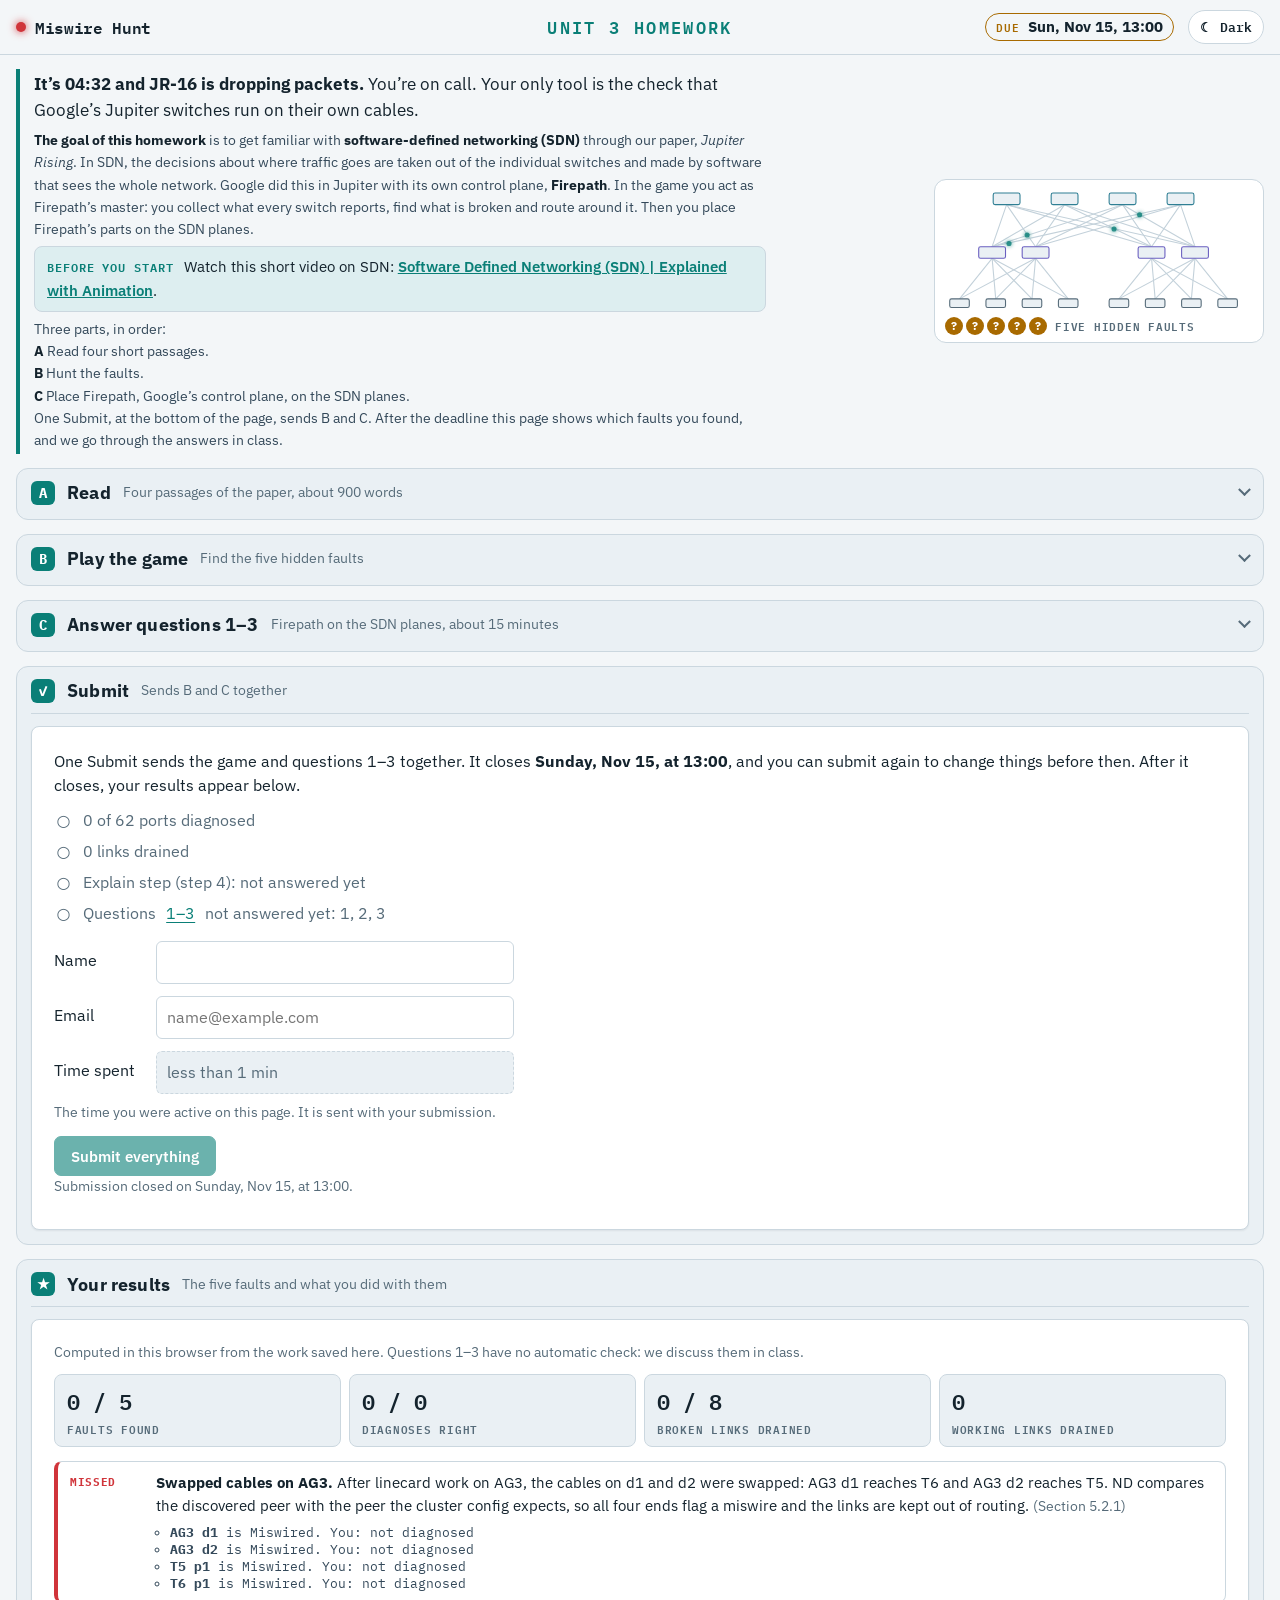
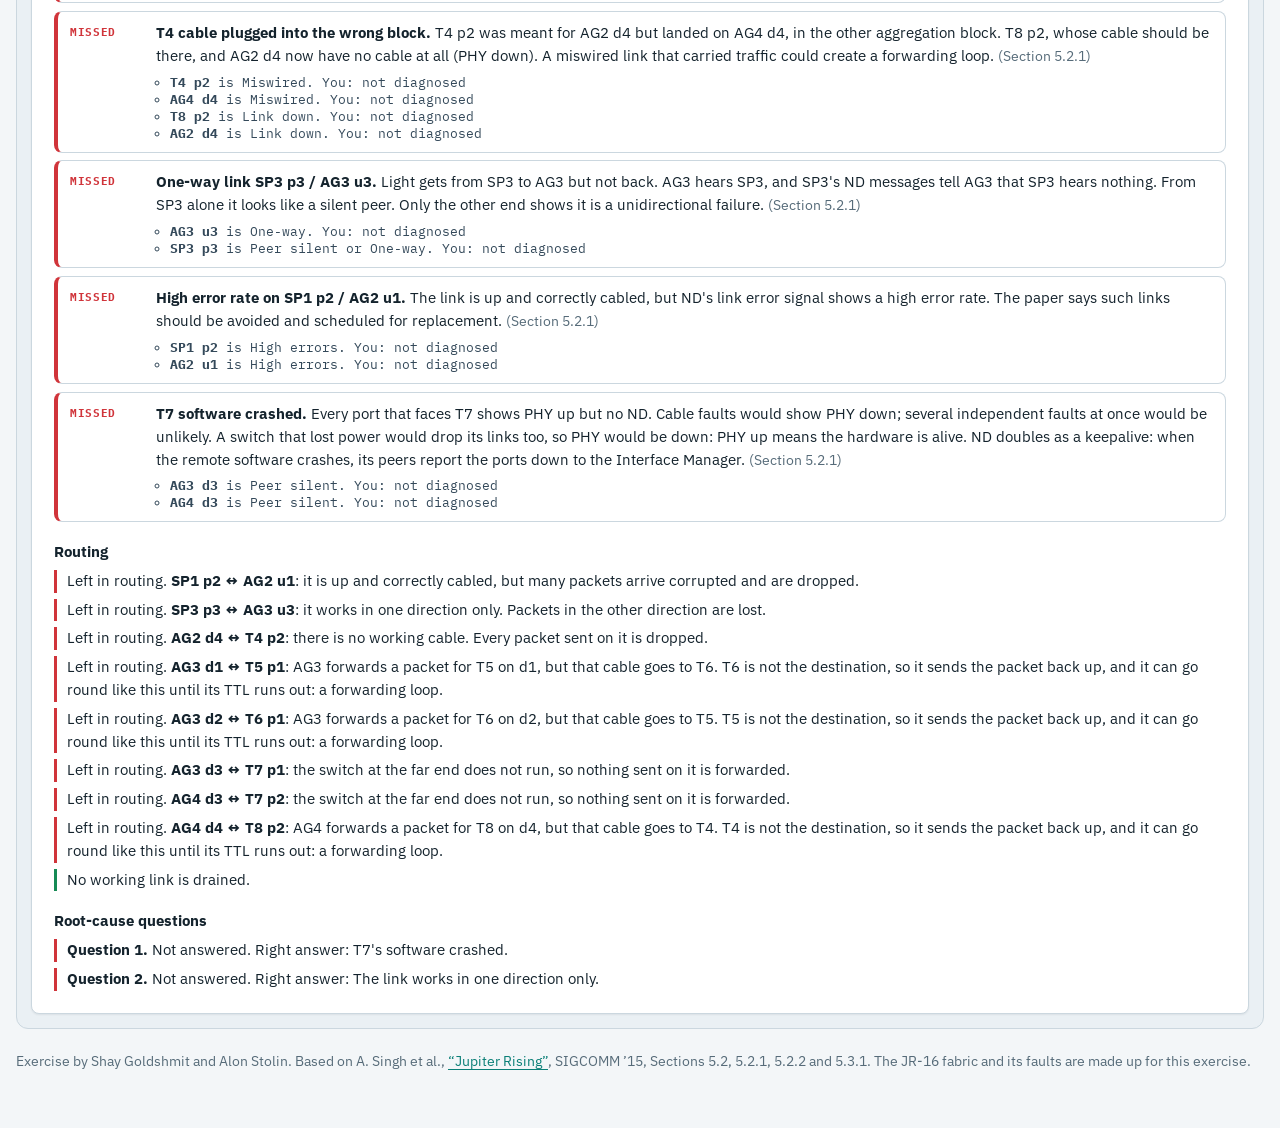
<file: index.html>
<!doctype html>
<html lang="en">
<head>
<meta charset="utf-8">
<meta name="viewport" content="width=device-width, initial-scale=1">
<title>Miswire Hunt</title>
<meta http-equiv="refresh" content="0; url=exercises/ex3/site/">
<link rel="canonical" href="exercises/ex3/site/">
</head>
<body>
<p><a href="exercises/ex3/site/">Open Miswire Hunt</a></p>
<script>location.replace("exercises/ex3/site/" + location.hash);</script>
</body>
</html>
</file>
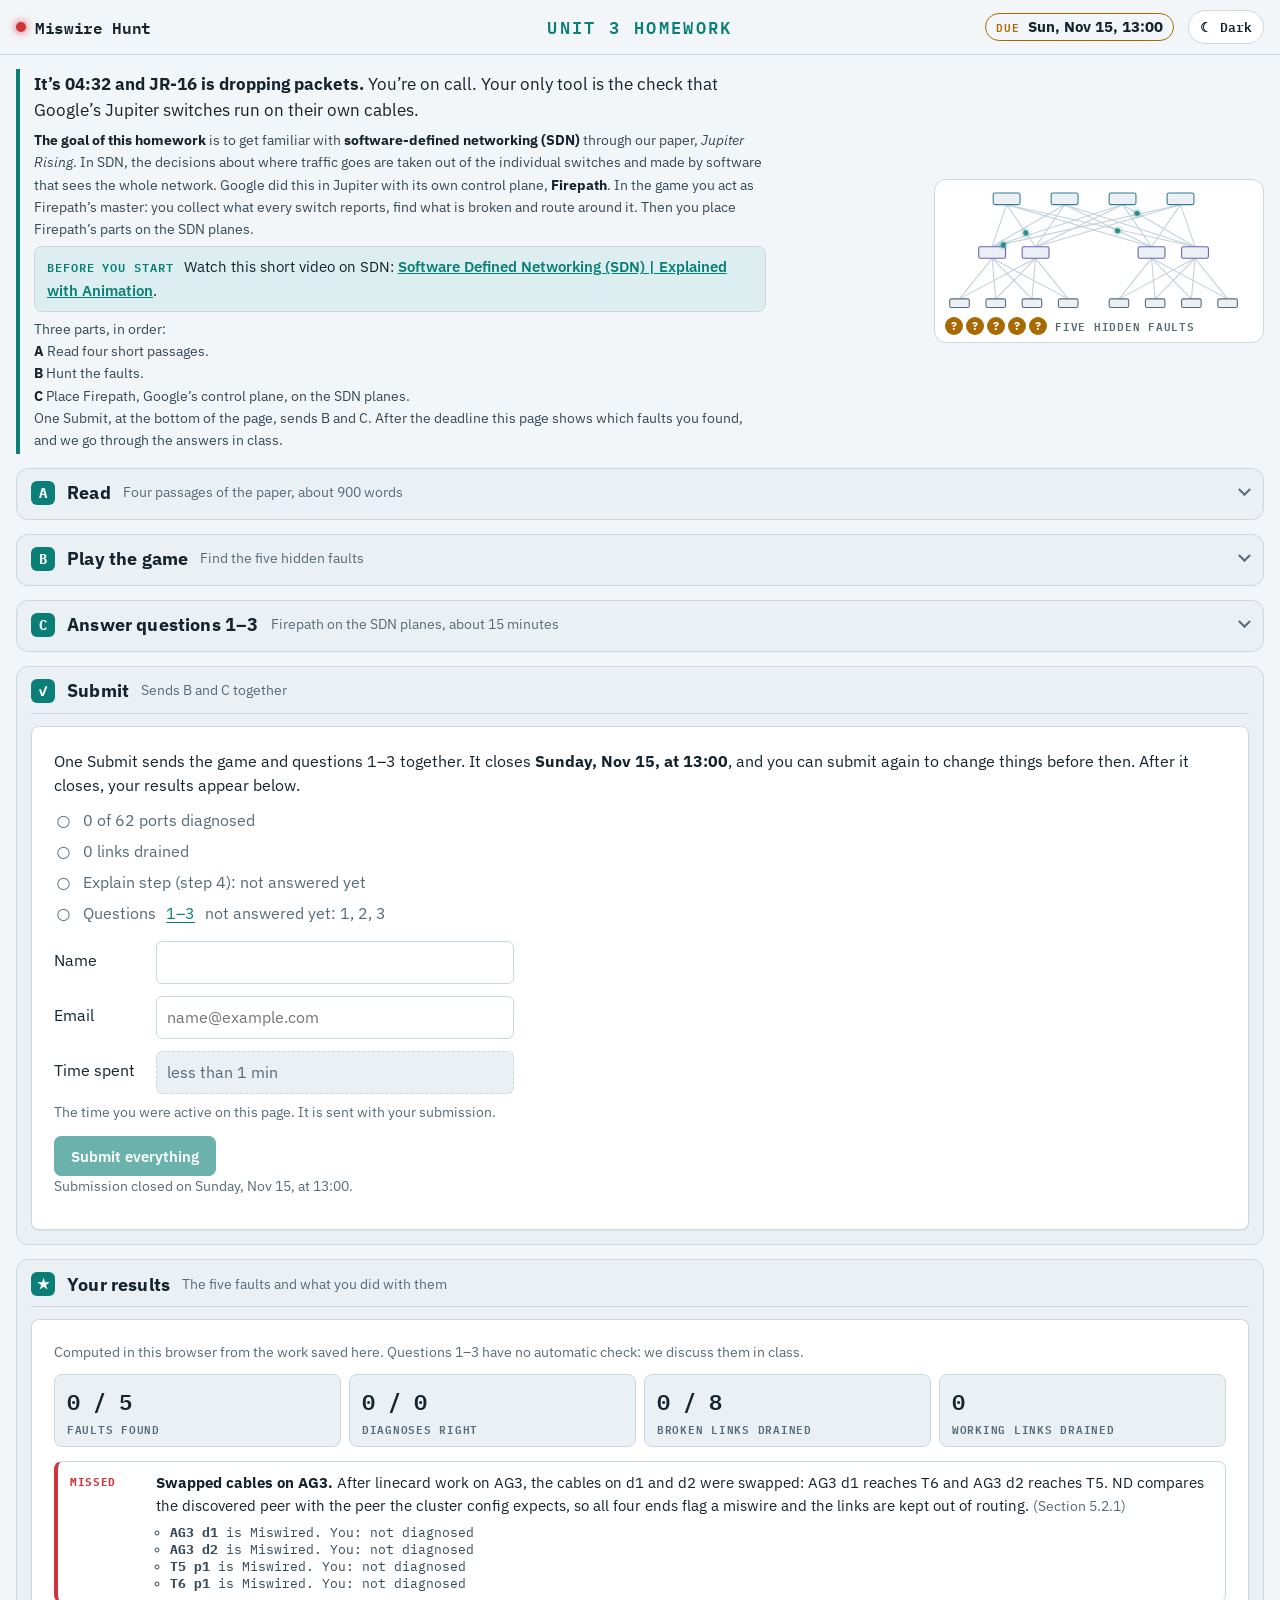
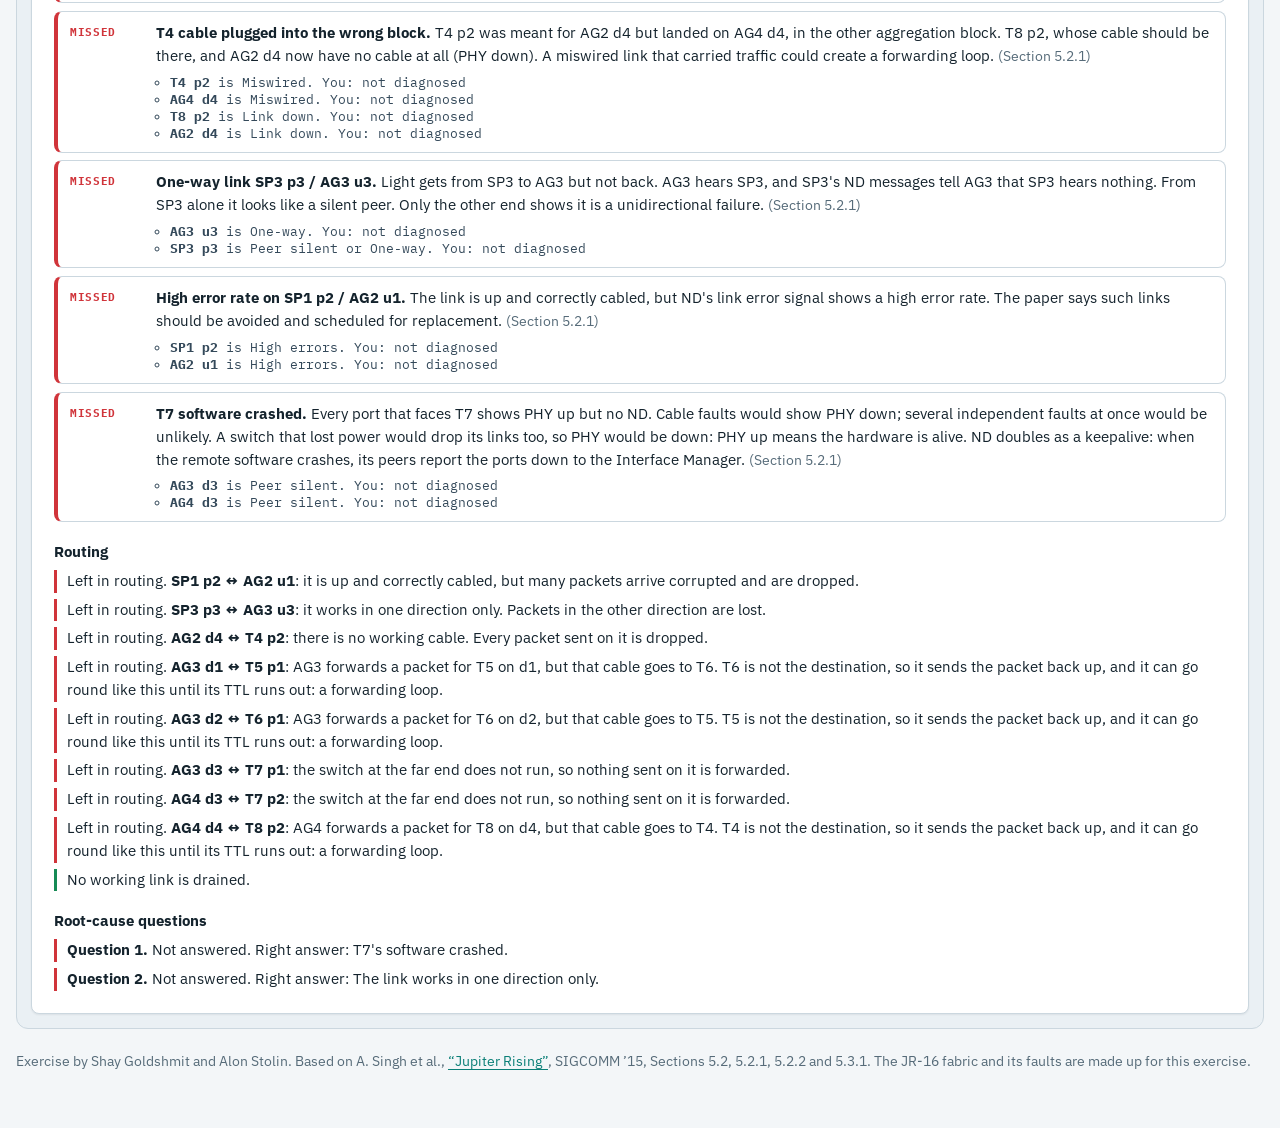
<file: exercises/ex3/site/index.html>
<!doctype html>
<html lang="en">
<head>
<meta charset="utf-8">
<meta name="viewport" content="width=device-width, initial-scale=1">
<title>Miswire Hunt</title>
<link rel="preconnect" href="https://fonts.googleapis.com">
<link rel="stylesheet" media="print" onload="this.media='all'" href="https://fonts.googleapis.com/css2?family=IBM+Plex+Mono:wght@400;500;600&family=IBM+Plex+Sans:wght@400;500;600;700&display=swap">
<link rel="icon" href="data:image/svg+xml,%3Csvg xmlns=%22http://www.w3.org/2000/svg%22 viewBox=%220 0 32 32%22%3E%3Crect width=%2232%22 height=%2232%22 rx=%226%22 fill=%22%230A7F77%22/%3E%3Cpath d=%22M6 22V10l5 8 5-8v12M20 10h6M23 10v12%22 stroke=%22white%22 stroke-width=%223%22 fill=%22none%22/%3E%3C/svg%3E">
<link rel="stylesheet" href="style.css">
<script src="js/theme.js"></script>
</head>
<body class="console-page">
<div class="topbar">
  <div class="topbar-in">
    <h1 class="brand"><i class="led"></i>Miswire Hunt</h1>
    <span class="brief-k">Unit 3 homework</span>
    <div class="topbar-hw">
      <span class="due"><span class="due-l">Due</span> <b>Sun, Nov 15, 13:00</b></span>
      <button class="theme-btn" id="themeBtn" type="button">&#9790; Dark</button>
    </div>
  </div>
</div>

<main class="console-main">
  <header class="brief" id="brief">
    <div class="brief-main">
      <p class="lead"><b>It&rsquo;s <span id="nowIL">03:12</span> and JR-16 is dropping packets.</b> You&rsquo;re on call. Your only tool is the check that Google&rsquo;s Jupiter switches run on their own cables.</p>
      <p class="fine"><b>The goal of this homework</b> is to get familiar with <b>software-defined networking (SDN)</b> through our paper, <i>Jupiter Rising</i>. In SDN, the decisions about where traffic goes are taken out of the individual switches and made by software that sees the whole network. Google did this in Jupiter with its own control plane, <b>Firepath</b>. In the game you act as Firepath&rsquo;s master: you collect what every switch reports, find what is broken and route around it. Then you place Firepath&rsquo;s parts on the SDN planes.</p>
      <p class="intro-video"><span class="iv-k">Before you start</span> Watch this short video on SDN: <a href="https://www.youtube.com/watch?v=SKRuEyxkGlM" target="_blank" rel="noopener">Software Defined Networking (SDN) | Explained with Animation</a>.</p>
      <p class="fine">Three parts, in order:<br>
        <b>A</b> Read four short passages.<br>
        <b>B</b> Hunt the faults.<br>
        <b>C</b> Place Firepath, Google&rsquo;s control plane, on the SDN planes.<br>
        One Submit, at the bottom of the page, sends B and C. After the deadline this page shows which faults you found, and we go through the answers in class.
      </p>
    </div>
    <!-- Decorative only: the five "?" are not placed on the network, so the picture gives nothing away about where the faults are. -->
    <figure class="brief-pic" aria-hidden="true">
      <svg id="introMap" viewBox="70 22 850 340"></svg>
      <figcaption><span class="q5"><i>?</i><i>?</i><i>?</i><i>?</i><i>?</i></span>five hidden faults</figcaption>
    </figure>
  </header>

  <details class="part" id="paperBox">
    <summary class="part-head"><span class="bpart-n" aria-hidden="true">A</span><h2 id="partAt">Read</h2><span class="part-sub">Four passages of the paper, about 900 words</span><span class="part-chev" aria-hidden="true"></span></summary>
    <div class="part-body">
      <p><a href="https://github.com/shaygol/data-centers-and-ai-networks/blob/main/articles/Jupiter%20Rising%20-%20Decade%20of%20Clos%20Topologies%20in%20Google%20Datacenter%20Network_v2.pdf" target="_blank" rel="noopener">&ldquo;Jupiter Rising: A Decade of Clos Topologies and Centralized Control in Google&rsquo;s Datacenter Network&rdquo; SIGCOMM &rsquo;15.</a><br> You need four passages:</p>
      <ul class="readlist">
        <li><b>Section 5.2</b> (Routing): the opening paragraph. It names the parts of Firepath you place in Part C.</li>
        <li><b>Section 5.2.1</b> (Neighbor Discovery): the whole section.</li>
        <li><b>Section 5.2.2</b> (Firepath): from the start through the paragraph that starts &ldquo;At startup&rdquo;.</li>
        <li><b>Section 5.3.1</b> (Configuration Generation Approach): the whole section.</li>
      </ul>
      <p>Here they are, cut straight from the paper. Click one to enlarge it.</p>
      <div class="clips">
        <figure class="clip" id="clip-52">
          <span class="tape"></span>
          <img src="img/paper-5-2.png" alt="Section 5.2 Routing, opening paragraph: all switches are configured with the baseline or intended topology; they learn actual configuration and link state through pair-wise neighbor discovery; each switch exchanges its local view of connectivity with a centralized Firepath master, which redistributes global link state to all switches; switches locally calculate forwarding tables; a Firepath master election protocol keeps it robust; standard BGP is used only for route exchange at the edge of the fabric." loading="lazy">
          <figcaption><b>Section 5.2</b> · Routing: the parts of Firepath (Part C)</figcaption>
        </figure>
        <figure class="clip" id="clip-521">
          <span class="tape"></span>
          <img src="img/paper-5-2-1.png" alt="Section 5.2.1 Neighbor Discovery to Verify Connectivity (full text): ND compares expected and discovered peer IDs, a port is up only if PHY UP and ND UP, and ND also serves as a keepalive protocol." loading="lazy">
          <figcaption><b>Section 5.2.1</b> · Neighbor Discovery: step 2 Inspect</figcaption>
        </figure>
        <figure class="clip" id="clip-522">
          <span class="tape"></span>
          <img src="img/paper-5-2-2.png" alt="Section 5.2.2 Firepath, through the At startup paragraph: Layer 3 routing to the ToRs via a custom IGP; a Firepath client runs on each fabric switch and redundant Firepath masters run on a subset of spine switches; clients talk to the elected master over the Control Plane Network (CPN). At startup each client is loaded with the cluster config, collects the state of its local interfaces and transmits it to the master; the master builds a Link State Database (LSD) and distributes it to all clients over the CPN; each client computes shortest path forwarding with ECMP." loading="lazy">
          <figcaption><b>Section 5.2.2</b> · Firepath: steps 1 Collect and 3 Drain</figcaption>
        </figure>
        <figure class="clip" id="clip-531">
          <span class="tape"></span>
          <img src="img/paper-5-3-1.png" alt="Section 5.3.1 Configuration Generation Approach (full text): the cluster network is viewed top-down as a single static fabric of switches with pre-assigned roles; a pipeline generates the output files, including a common fabric configuration file; a single monolithic cluster configuration is distributed to all switches and each switch extracts its relevant portion." loading="lazy">
          <figcaption><b>Section 5.3.1</b> · The plan: the map you see</figcaption>
        </figure>
      </div>
      <p class="fine">Clippings from A. Singh et al., SIGCOMM &rsquo;15 (pages 192-194). Highlights are ours.</p>
    </div>
  </details>

  <details class="part" id="partB">
    <summary class="part-head"><span class="bpart-n" aria-hidden="true">B</span><h2 id="partBt">Play the game</h2><span class="part-sub">Find the five hidden faults</span><span class="part-chev" aria-hidden="true"></span></summary>
    <div class="part-in">
      <section class="howto" aria-labelledby="howtoT">
        <h3 id="howtoT">How to play</h3>
        <p><b>What the game is.</b> JR-16 is a small Jupiter-style Clos fabric: 4 spine switches on top, 4 aggregation switches in the middle and 8 ToR (top-of-rack) switches at the bottom, one cable per connected pair. The map shows <b>the plan</b>, the cables that <i>should</i> exist. <b>Five faults</b> are hidden in the real network: a cable can be down, plugged into the wrong port, work in one direction only, or have a high error rate, and a switch can stop answering.</p>
        <p><b>Your job.</b> Find all five faults, take the broken links out of routing without draining links that work, and explain two of the faults.</p>
        <ol class="howto-steps">
          <li><b>Collect.</b> Press the button. Every switch reports which of its ports are up, and you get the list of links that are down. Down tells you <i>that</i> a link is broken, not <i>why</i>, and some faults leave the link up.</li>
          <li><b>Inspect.</b> Click a switch on the map, then click each of its ports. You see what Neighbor Discovery found: who answered at the other end, whether the peer hears this switch, the PHY state and the error rate. Give every port a diagnosis (keys 1&ndash;6). Use <i>How to choose</i> under the port if you are unsure.</li>
          <li><b>Drain.</b> Opens once all 62 ports are diagnosed. Click a cable on the map to drain it (click again to put it back), then press <b>Recompute routes</b> to see how many paths are left and whether any ToR lost its uplinks.</li>
          <li><b>Explain.</b> Answer two multiple-choice questions on the cause of two faults.</li>
        </ol>
        <p class="fine"><b>Rules.</b> Spines are on top, ToRs at the bottom. A cable has two ends, and a fault can look different from each one, so check both. A switch that does not answer has no port table: diagnose it from its neighbors&rsquo; ports. Draining a working link costs capacity, so drain only what you found broken. The game gives no hints about what is right until the deadline. Your work is saved in this browser and sent with the one Submit at the bottom of the page. There is no grade. It takes about 15&ndash;20 minutes.</p>
      </section>
      <nav class="missions" id="missions" aria-label="Mission steps">
        <button type="button" class="ms" data-step="0"><span class="ms-n">1</span><span class="ms-t">Collect</span><span class="ms-v" id="m0v">not yet</span></button>
        <button type="button" class="ms" data-step="1"><span class="ms-n">2</span><span class="ms-t">Inspect</span><span class="ms-v" id="m1v">0 / 62</span></button>
        <button type="button" class="ms" data-step="2"><span class="ms-n">3</span><span class="ms-t">Drain</span><span class="ms-v" id="m2v">0 links</span></button>
        <button type="button" class="ms" data-step="3"><span class="ms-n">4</span><span class="ms-t">Explain</span><span class="ms-v" id="m3v">0 / 2</span></button>
      </nav>
    <div class="console">
      <section class="map-pane" aria-label="The plan">
        <div class="map-head"><b>The Plan:</b> <span class="fine">This map is the cluster config that every switch received as a static configuration (Section 5.3.1). Each line is a cable that <b><i>should</i></b> be there.</span></div>
        <div class="map-head"><b>Discovery Protocol:</b> <span class="fine">Open a switch to see what it really hears on the links (ND).</span></div>
        <div class="map-wrap"><svg id="map" viewBox="0 0 960 500" role="img" aria-label="Map of the JR-16 fabric"></svg></div>
        <p class="fine swipe"><button type="button" class="linkbtn" id="zoomBtn" aria-pressed="false">Zoom in</button> <span id="zoomNote">The whole fabric is shown. Pick a switch on the map or from the list below it.</span></p>
        <ul class="legend" id="legend">
          <li><i class="lg lg-unknown"></i>Not diagnosed</li>
          <li><i class="lg lg-half"></i>One end OK</li>
          <li><i class="lg lg-verified"></i>Both ends OK</li>
          <li><i class="lg lg-suspect"></i>You found a problem</li>
          <li><i class="lg lg-drained"></i>Drained</li>
        </ul>
      </section>

      <aside class="inspector" id="inspector">
        <!-- step 0: collect -->
        <div class="step" id="step0" hidden>
          <p class="step-k">Step 1 · Collect</p>
          <h3>Collect the state of every link</h3>
          <p>Firepath&rsquo;s master does not see cables. It learns the state of every link from the switches themselves: each switch reports over the control network (<b>CPN</b>) which of its ports are up (Section 5.2.2). A port is up only when it is both PHY UP and ND UP (Section 5.2.1).</p>
          <div class="row"><button class="btn primary" id="collectBtn" type="button">Collect link state from all switches</button></div>
          <div id="lsd" hidden>
            <p class="fine" id="lsdSum"></p>
            <h4 class="sub">Link-state database: links that are down</h4>
            <table class="lsd-tbl" id="lsdDown"></table>
            <p class="fine">The master only knows <i>up</i> or <i>down</i>, not why. Inspect the switches to find out what is wrong. Not every problem takes a link down.</p>
          </div>
        </div>

        <!-- step 1: inspect -->
        <div class="step" id="step1">
          <!-- narrow screens only: every switch as a button, so nobody has to hit a small box on the map -->
          <nav class="swpick" id="swPick" aria-label="Switches"></nav>
          <div class="empty" id="s1empty">
            <p class="step-k">Step 2 · Inspect</p>
            <h3>Pick a switch on the map</h3>
            <p>Each switch checks its cables with <b>Neighbor Discovery</b>: it knows from the plan who should be at the other end, and it listens for who really is.</p>
            <p class="fine">Start anywhere. Spines are on top, ToR switches at the bottom (<code>u</code> = uplink to spine, <code>d</code> = downlink to ToR). Step 3 opens when every port is diagnosed; a tick on a switch means all its ports are done, a number is how many are left.</p>
          </div>
          <div id="s1dark" hidden>
            <p class="step-k">Step 2 · Inspect</p>
            <h3>T7 <span class="role">ToR switch</span></h3>
            <p class="mono term">&gt; ssh admin@T7.cpn<br>&gt; connection timed out<br>&gt; ping T7.cpn: 100% packet loss</p>
            <p>This switch does not answer, so it has no port table. Open its neighbors (AG3, AG4) and look at the ports that face T7.</p>
          </div>
          <div id="s1sw" hidden>
            <p class="step-k">Step 2 · Inspect</p>
            <h3 id="swTitle"></h3>
            <h4 class="sub">Ports of this switch</h4>
            <ol class="portlist" id="portList"></ol>
            <p class="fine" id="probeHint">Click a port in the list, or its tab on the map.</p>
            <div class="probe" id="probe" hidden>
              <div class="wire" id="wire"></div>
              <dl class="pv-facts">
                <div><dt>PHY</dt><dd id="pvPhy"></dd></div>
                <div><dt>Peer hears you</dt><dd id="pvHears"></dd></div>
                <div><dt>Error rate</dt><dd id="pvErr"></dd></div>
              </dl>
              <div class="dbox" id="dbox">
                <p class="dq"><span class="dq-n">&#9654;</span> Diagnose <b id="dqPort"></b> <span class="fine">(keys 1-6)</span></p>
                <div class="dgrid" id="dgrid"></div>
              </div>
              <details class="cheat">
                <summary>How to choose</summary>
                <table class="how-tbl">
                  <thead><tr><th>If you see</th><th>Pick</th></tr></thead>
                  <tbody>
                    <tr><td>PHY is DOWN</td><td><kbd>5</kbd><i style="--tc:var(--c-down)"></i>Link down</td></tr>
                    <tr><td>PHY up, heard nothing</td><td><kbd>6</kbd><i style="--tc:var(--c-silent)"></i>Peer silent</td></tr>
                    <tr><td>Heard a different port than the map</td><td><kbd>2</kbd><i style="--tc:var(--bad)"></i>Miswired</td></tr>
                    <tr><td>Right peer, but it does not hear you</td><td><kbd>3</kbd><i style="--tc:var(--c-oneway)"></i>One-way</td></tr>
                    <tr><td>Right peer both ways, high error rate</td><td><kbd>4</kbd><i style="--tc:var(--warn)"></i>High errors</td></tr>
                    <tr><td>None of these</td><td><kbd>1</kbd><i style="--tc:var(--ok)"></i>OK</td></tr>
                  </tbody>
                </table>
                <p class="fine">Check both ends of a suspicious cable: a fault can look different from each end.</p>
              </details>
            </div>
          </div>
        </div>

        <!-- step 2: drain -->
        <div class="step" id="step2" hidden>
          <p class="step-k">Step 3 · Drain</p>
          <h3>Take broken links out of routing</h3>
          <p>Act on what you found. <b>Click a cable on the map</b>, or a link in the list, to drain it. Click again to put it back. Then press <b>Recompute routes</b>: the master sends the new link state and every switch recomputes its paths (Section 5.2.2).</p>
          <h4 class="sub">Links where you found a problem <span class="fine" id="drainCount"></span></h4>
          <ul class="flagged" id="flagged"></ul>
          <div id="extraBox" hidden>
            <h4 class="sub">Also drained: no problem found on these</h4>
            <ul class="flagged" id="drainList"></ul>
          </div>
          <div class="row"><button class="btn" id="recomputeBtn" type="button">Recompute routes</button></div>
          <div class="mres" id="masterRes" aria-live="polite" hidden></div>
          <p class="fine">Draining a working link costs capacity. A broken link left in costs reliability, and a miswired one can cause forwarding loops (Section 5.2.1).</p>
        </div>

        <!-- step 3: explain -->
        <div class="step" id="step3" hidden>
          <p class="step-k">Step 4 · Explain</p>
          <h3>Two root-cause questions</h3>
          <form id="rcForm">
            <fieldset>
              <legend>On AG3 and AG4, every port that faces <b>T7</b> has PHY up but hears nothing. What most likely happened?</legend>
              <label><input type="radio" name="q1" value="cables"> Two separate cable faults</label>
              <label><input type="radio" name="q1" value="power"> T7 lost power</label>
              <label><input type="radio" name="q1" value="crash"> T7's software crashed</label>
              <label><input type="radio" name="q1" value="miswire"> T7's cables are in the wrong ports</label>
            </fieldset>
            <fieldset>
              <legend><b>SP3 p3</b> has PHY up but hears nothing from AG3 u3. What is the most likely cause?</legend>
              <label><input type="radio" name="q2" value="crash"> AG3's software crashed</label>
              <label><input type="radio" name="q2" value="oneway"> The link works in one direction only</label>
              <label><input type="radio" name="q2" value="miswire"> The cable goes to a different switch</label>
              <label><input type="radio" name="q2" value="down"> The cable is unplugged</label>
            </fieldset>
          </form>
          <p class="fine">Answers are saved as you click.</p>
        </div>

        <div class="step-nav">
          <button type="button" class="btn ghost" id="prevBtn">&larr; Back</button>
          <button type="button" class="btn primary" id="nextBtn">Next step &rarr;</button>
        </div>
      </aside>
    </div>
    </div>
  </details>

  <details class="part" id="partC">
    <summary class="part-head"><span class="bpart-n" aria-hidden="true">C</span><h2 id="partCt">Answer questions 1&ndash;3</h2><span class="part-sub">Firepath on the SDN planes, about 15 minutes</span><span class="part-chev" aria-hidden="true"></span></summary>
    <div class="part-in">
    <section class="card hw-in-game" id="part1">
      <p>Software-defined networking (SDN) moves forwarding decisions out of the individual switches and into software that sees the whole network. It uses three terms, the <b>planes</b>:</p>
      <ul class="pl-def">
        <li><b>Data plane.</b> Forwards each packet by looking it up in a table in the switch hardware.</li>
        <li><b>Control plane.</b> Decides what goes into those tables, for example by computing shortest paths.</li>
        <li><b>Management plane.</b> Configures, monitors and upgrades the devices.</li>
      </ul>
      <p>Traditional networks run the control plane on every switch: each one discovers its neighbors, exchanges routing messages (OSPF, IS-IS, BGP) and computes its own tables. SDN, as OpenFlow defined it, moves the control plane to a logically centralized controller, which computes the forwarding entries and installs them in each switch&rsquo;s flow table. <span class="fine">(N. McKeown et al., &ldquo;OpenFlow: Enabling Innovation in Campus Networks,&rdquo; SIGCOMM CCR 38(2), 2008; reference 18 in Jupiter.)</span></p>
      <p>Google built its own control plane, <b>Firepath</b>, long before &ldquo;SDN&rdquo; was a common term. In the game you saw its master collect link state and send it back out. Now place its parts on the planes.</p>
      <p class="fine">Your draft is saved in this browser while you type. You send it with the one <b>Submit</b> at the bottom of this page.</p>
      <form id="hwForm" novalidate>
        <div class="q" role="group" aria-labelledby="q1">
          <p class="q-t" id="q1"><b>1.</b> Place each of the eight parts on one SDN plane: data, control or management. Pick &ldquo;Outside SDN&rdquo; for a part that does not fit any of the three. Some parts have more than one defensible answer: pick one and be ready to defend it in class. All eight appear in the four passages of Part A. The cluster border routers are the routers at the edge of the fabric that Section 5.2 mentions.</p>
          <div class="q1-wrap">
            <div class="hv hp" id="partsDiagram"></div>
            <div class="hw-grid" id="hwPlace"></div>
          </div>
        </div>
        <div class="q" role="group" aria-labelledby="q2">
          <p class="q-t" id="q2"><b>2.</b> Pick the two placements you found hardest and explain each in one or two sentences.</p>
          <div class="hw-hard">
            <div class="hw-hcard"><div class="hw-hhead"><b>Hardest #1</b><select id="h1p1" aria-label="Part for hardest placement 1"></select></div><textarea id="h1t1" aria-label="Why hardest placement 1 was hard" rows="3" maxlength="1500" placeholder="Why was it hard? One or two sentences."></textarea></div>
            <div class="hw-hcard"><div class="hw-hhead"><b>Hardest #2</b><select id="h1p2" aria-label="Part for hardest placement 2"></select></div><textarea id="h1t2" aria-label="Why hardest placement 2 was hard" rows="3" maxlength="1500" placeholder="Why was it hard? One or two sentences."></textarea></div>
          </div>
        </div>
        <div class="q" role="group" aria-labelledby="q3">
          <p class="q-t" id="q3"><b>3.</b> Name one thing Firepath does that a textbook OpenFlow controller would not, and give the section number.</p>
          <textarea id="h1c" aria-label="Answer to question 3" rows="3" maxlength="1500"></textarea>
        </div>
      </form>
    </section>
    </div>
  </details>

  <section class="part" id="partS" aria-labelledby="partSt">
    <div class="part-head"><span class="bpart-n" aria-hidden="true">&#10003;</span><h2 id="partSt">Submit</h2><span class="part-sub">Sends B and C together</span></div>
    <section class="card" id="submitCard" aria-label="Submit">
      <p>One Submit sends the game and questions 1&ndash;3 together. It closes <b>Sunday, Nov 15, at 13:00</b>, and you can submit again to change things before then. After it closes, your results appear below.</p>
      <ul class="done-list" id="doneList"></ul>
      <div class="hw-row"><label for="hwName">Name</label><input id="hwName" type="text" maxlength="120" autocomplete="name" required></div>
      <div class="hw-row"><label for="nick">Email</label><input id="nick" type="email" maxlength="254" autocomplete="email" placeholder="name@example.com" required></div>
      <div class="hw-row"><label for="spent">Time spent</label><input id="spent" type="text" readonly tabindex="-1" aria-describedby="spentNote" value="less than 1 min"></div>
      <p class="fine" id="spentNote">The time you were active on this page. It is sent with your submission.</p>
      <div class="row"><button class="btn primary" id="submitBtn" type="button">Submit everything</button></div>
      <div class="resend" id="resend" role="group" aria-labelledby="resendT" tabindex="-1" hidden>
        <p id="resendT"></p>
        <ul id="resendList"></ul>
        <div class="row"><button class="btn primary" id="resendYes" type="button">Replace my submission</button><button class="btn ghost" id="resendNo" type="button">Cancel</button></div>
      </div>
      <p class="fine" id="lastSent"></p>
      <p class="fine" id="submitMsg" role="status"></p>
    </section>
  </section>

  <!-- Shown only after REVEAL_AT in js/config.js (by default the deadline). Filled by js/student.js from the work saved in this browser. -->
  <section class="part" id="partR" aria-labelledby="partRt" hidden>
    <div class="part-head"><span class="bpart-n" aria-hidden="true">&#9733;</span><h2 id="partRt">Your results</h2><span class="part-sub">The five faults and what you did with them</span></div>
    <section class="card" id="resultCard" aria-label="Your results">
      <p class="fine">Computed in this browser from the work saved here. Questions 1&ndash;3 have no automatic check: we discuss them in class.</p>
      <dl class="res-sum" id="resSum"></dl>
      <ol class="res-faults" id="resFaults"></ol>
      <h3 class="res-h">Routing</h3>
      <ul class="res-list" id="resDrain"></ul>
      <h3 class="res-h">Root-cause questions</h3>
      <ul class="res-list" id="resRc"></ul>
    </section>
  </section>

  <dialog class="clip-modal" id="clipModal" aria-label="Paper clipping, enlarged">
    <button type="button" class="clip-x" id="clipClose" aria-label="Close">&times;</button>
    <img id="clipModalImg" alt="">
    <p class="clip-cap" id="clipModalCap"></p>
  </dialog>
  <footer class="fine">Exercise by Shay Goldshmit and Alon Stolin. Based on A. Singh et al., <a href="https://github.com/shaygol/data-centers-and-ai-networks/blob/main/articles/Jupiter%20Rising%20-%20Decade%20of%20Clos%20Topologies%20in%20Google%20Datacenter%20Network_v2.pdf" target="_blank" rel="noopener">&ldquo;Jupiter Rising&rdquo;</a>, SIGCOMM &rsquo;15, Sections 5.2, 5.2.1, 5.2.2 and 5.3.1. The JR-16 fabric and its faults are made up for this exercise.</footer>
</main>
<script>
// Intro clock: current Israel time, hours and minutes only. Falls back to the static text.
(function () {
  var el = document.getElementById("nowIL");
  if (!el) return;
  function tick() {
    try {
      el.textContent = new Intl.DateTimeFormat("en-GB", { timeZone: "Asia/Jerusalem", hour: "2-digit", minute: "2-digit", hour12: false }).format(new Date());
    } catch (e) {}
  }
  tick();
  setInterval(tick, 15000);
})();
</script>
<script src="js/config.js"></script>
<script src="js/api.js"></script>
<script src="js/puzzle.js"></script>
<script src="js/topology.js"></script>
<script src="js/map.js"></script>
<script src="js/homework.js"></script>
<script src="js/homework-form.js"></script>
<script src="js/student.js"></script>
</body>
</html>
</file>
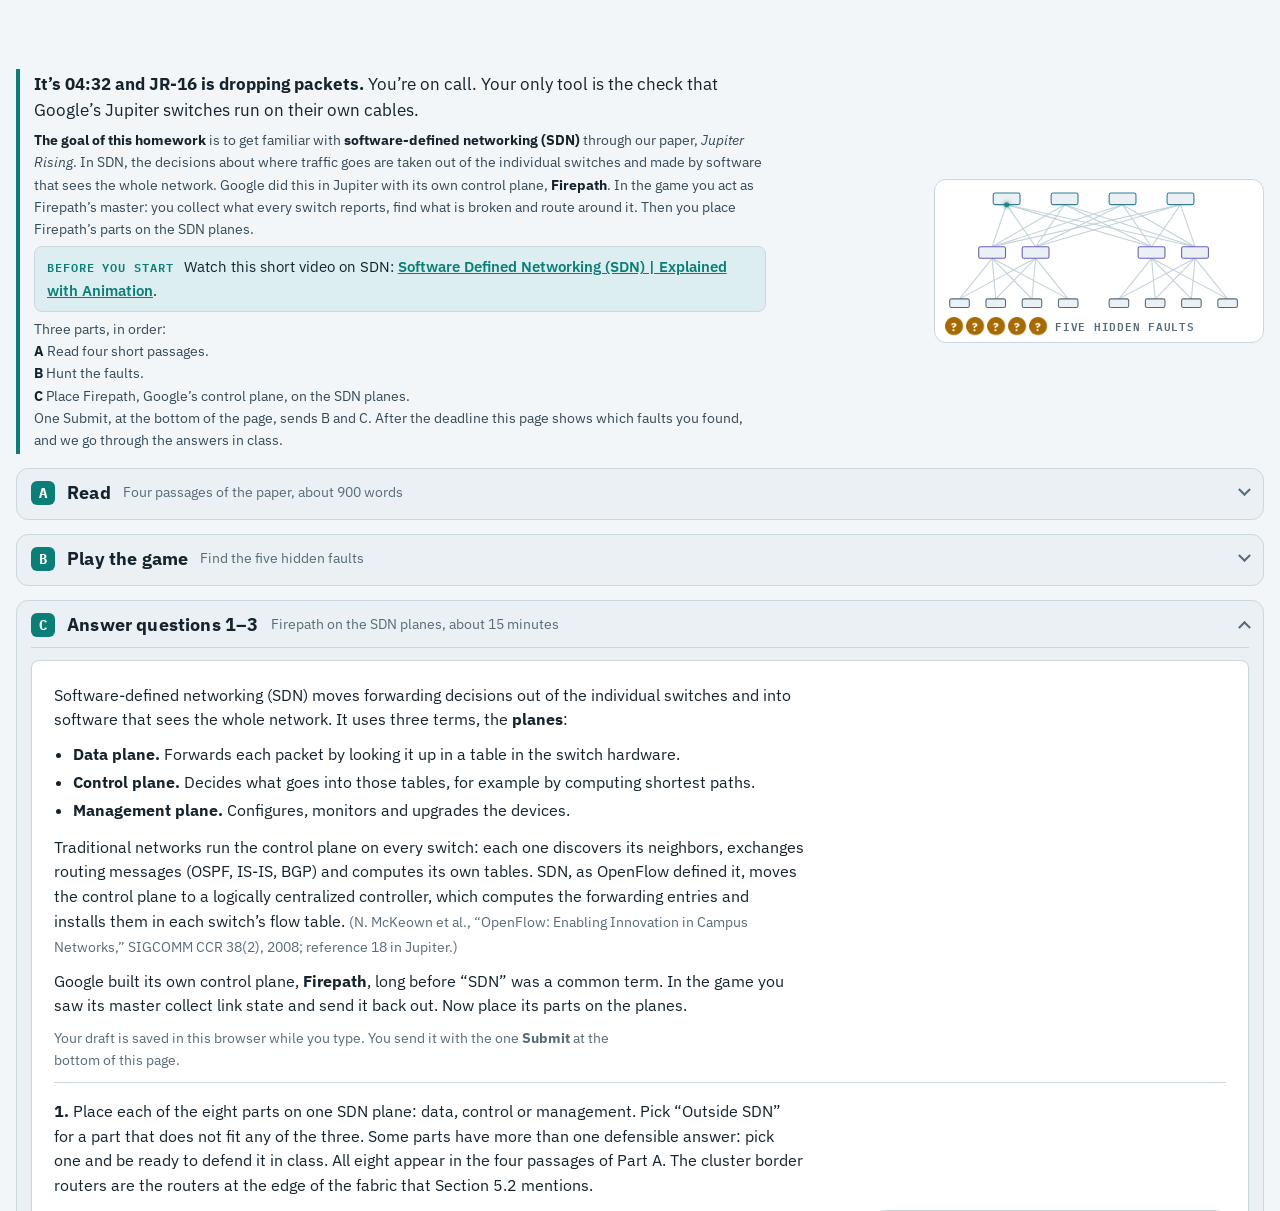
<file: exercises/ex3/site/homework.html>
<!doctype html>
<html lang="en">
<head>
<meta charset="utf-8">
<meta name="viewport" content="width=device-width, initial-scale=1">
<title>Unit 3 Homework</title>
<meta http-equiv="refresh" content="0; url=index.html#partC">
</head>
<body>
<p>The Unit 3 homework is now the Miswire Hunt game, with questions 1&ndash;3 below it: <a href="index.html#partC">open it here</a>.</p>
</body>
</html>
</file>
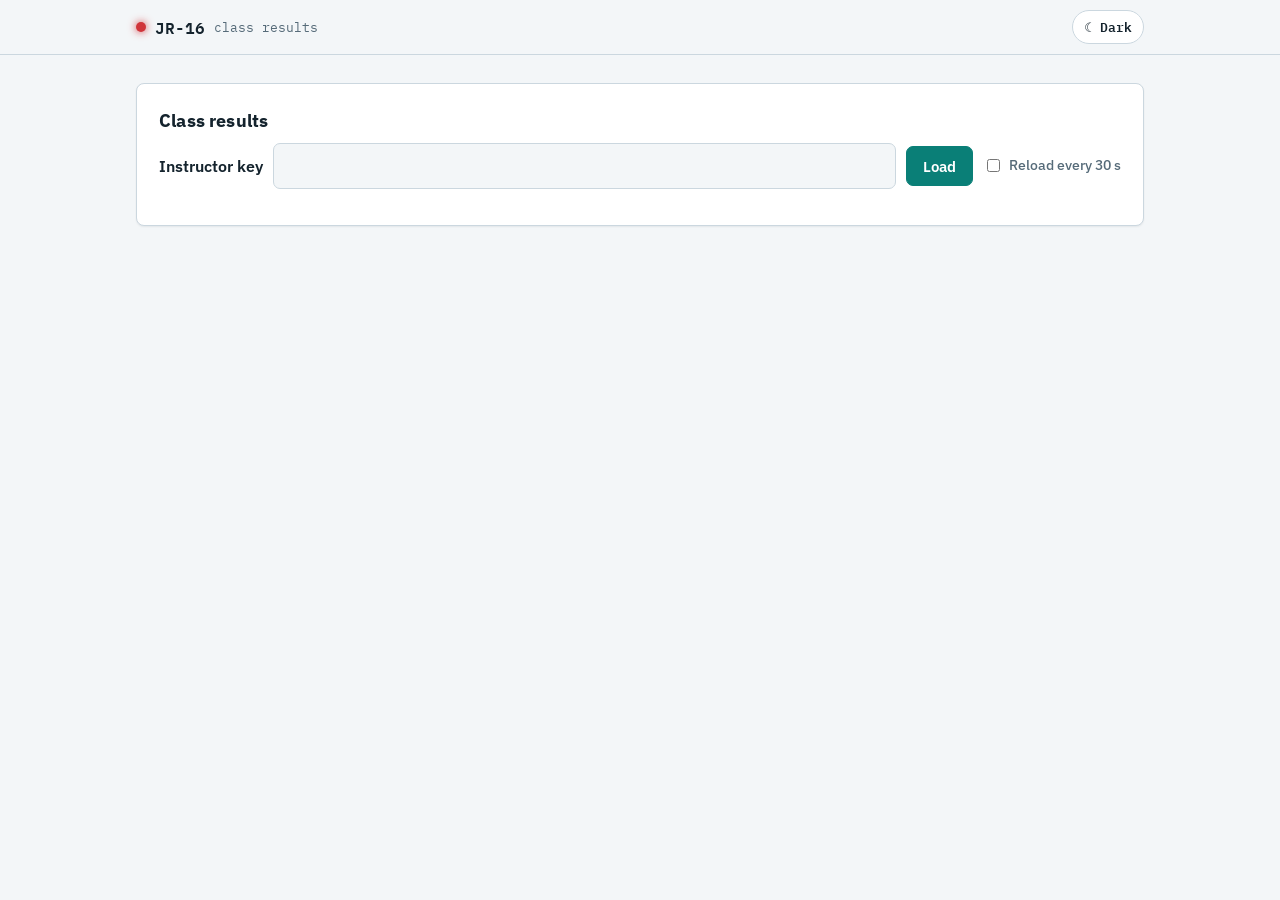
<file: exercises/ex3/site/instructor.html>
<!doctype html>
<html lang="en">
<head>
<meta charset="utf-8">
<meta name="viewport" content="width=device-width, initial-scale=1">
<title>Miswire Hunt: class results</title>
<link rel="stylesheet" media="print" onload="this.media='all'" href="https://fonts.googleapis.com/css2?family=IBM+Plex+Mono:wght@400;500;600&family=IBM+Plex+Sans:wght@400;500;600;700&display=swap">
<link rel="stylesheet" href="style.css">
<script src="js/theme.js"></script>
</head>
<body>
<div class="topbar"><div class="topbar-in">
  <span class="brand"><i class="led"></i>JR-16 <small>class results</small></span>
  <button class="theme-btn" id="themeBtn" type="button">&#9790; Dark</button>
</div></div>
<main>
  <section class="card">
    <h2>Class results</h2>
    <form id="keyForm" class="join"><label for="key">Instructor key</label><input id="key" type="password" autocomplete="off" required><button class="btn primary" type="submit">Load</button><button class="btn" id="reload" type="button" hidden>Reload</button><label class="auto" id="autoWrap" hidden><input type="checkbox" id="auto"> Reload every 30 s</label></form>
    <p class="err" id="err" hidden></p>
    <p class="fine" id="sum"></p>
    <dl class="res-sum six" id="tiles" hidden></dl>
  </section>
  <section class="card" id="hwCard" hidden>
    <h2>Homework: Jupiter and SDN</h2>
    <p class="fine" id="hwSum"></p>
    <h3>Question 1: how the class placed each part</h3>
    <div class="tbl-wrap"><table class="ports" id="hwPlaceTbl"></table></div>
    <p class="fine">Darker cells have more students. &ldquo;Agreement&rdquo; is the share of the most popular choice: a low number is a part worth discussing.</p>
    <h3>Question 2: which parts the class found hardest</h3>
    <div id="hwHard"></div>
    <h3>All answers</h3>
    <div class="tbl-wrap"><table class="ports hwt" id="hwAnsTbl"></table></div>
  </section>
  <section class="card" id="answerCard" hidden>
    <h2>The answer map</h2>
    <p class="fine">Red cables are the 8 links with a fault (the ones to drain). The number on each cable is the fault in the list below. Each port end shows the right diagnosis. The dashed red line is the cable that really exists between T4 and AG4.</p>
    <div class="map-wrap"><svg id="map" viewBox="0 0 960 500" role="img" aria-label="Fabric map with the correct answers"></svg></div>
    <ol class="ans-list" id="ansList"></ol>
  </section>
  <section class="card" id="faultsCard" hidden><h2>Faults: who found them</h2><p class="fine">A fault counts as found for a student when at least two different switches at its ends were diagnosed correctly.</p><div id="faults"></div></section>
  <section class="card" id="portsCard" hidden><h2>Diagnoses on the fault ports</h2><div class="tbl-wrap"><table class="ports" id="portTbl"></table></div></section>
  <section class="card" id="wrongCard" hidden><h2>Ports students got wrong most often</h2><div class="tbl-wrap"><table class="ports" id="wrongTbl"></table></div></section>
  <section class="card" id="rcCard2" hidden><h2>Root cause answers</h2><div id="rcBars"></div></section>
  <section class="card" id="masterCard" hidden><h2>Firepath master: links drained</h2><p class="fine">Broken links are marked. A student drained everything correctly when exactly the 8 broken links are out.</p><div class="tbl-wrap"><table class="ports" id="drainTbl"></table></div></section>
  <section class="card" id="studentsCard" hidden><h2>Students</h2><p class="fine">The game and questions 1&ndash;3 are matched by email. Click a column heading to sort. <button class="linkbtn" id="csvBtn" type="button">Download as CSV</button></p><div class="tbl-wrap"><table class="ports" id="stuTbl"></table></div></section>
</main>
<script src="js/config.js"></script>
<script src="js/api.js"></script>
<script src="js/puzzle.js"></script>
<script src="js/topology.js"></script>
<script src="js/map.js"></script>
<script src="js/instructor.js"></script>
</body>
</html>
</file>
<file: exercises/ex3/site/style.css>
/* Miswire Hunt: a network-operations console. One committed dark look; accent is the aqua of lit fiber. */
:root {
  /* light theme (default) */
  --bg: #F3F6F8; --panel: #FFFFFF; --panel2: #EAF0F4; --line: #CBD7DF; --ink: #14232D; --muted: #566B79;
  --accent: #0A7F77; --accent-ink: #FFFFFF; --ok: #168A55; --ok-dim: #7CC9A0; --warn: #A86A00; --bad: #D0343A; --idle: #C3D1DA;
  --soft: #34495A; --glow: #DDEEF0; --topbar: rgba(243,246,248,0.94); --sunk: #E4ECF1; --on-ok: #FFFFFF; --on-warn: #FFFFFF;
  --nd-reported: #D6EEEA; --nd-sp: #2F7F94; --nd-ag: #6A5FC0; --dash: #6C8190;
  --face1: #E8EEF2; --face2: #D9E3EA; --face-hi: rgba(255,255,255,0.7); --face-lo: rgba(0,0,0,0.06);
  --jack-line: #B7C7D2; --jack-bg: #FFFFFF; --sock-bg: #1B2A34; --sock-line: #8FA3B1; --probe-bg: #F8FAFB;
  --accent-glow: rgba(10,127,119,0.25); --tag-bg: rgba(0,0,0,0.03); --tag-hover: rgba(0,0,0,0.08); --tag-ink: #FFFFFF;
  --fault-bg: rgba(208,52,58,0.07); --hot-bg: rgba(208,52,58,0.08); --shadow: rgba(20,35,45,0.25); --card-shadow: rgba(20,35,45,0.07); --pulse: #0A7F77; --lk-sel: #14232D;
  --cut: #8FA3B1; --flag-ink: #FFFFFF;
  --sans: "IBM Plex Sans", system-ui, -apple-system, "Segoe UI", Arial, sans-serif;
  --mono: "IBM Plex Mono", ui-monospace, Consolas, monospace;
  color-scheme: light;
}
:root[data-theme="dark"] {
  --bg: #080F14; --panel: #0F1B24; --panel2: #132430; --line: #1E3443; --ink: #DDE9EF; --muted: #7C93A2;
  --accent: #45E0D1; --accent-ink: #04201D; --ok: #3FD28A; --ok-dim: #2E9466; --warn: #F2B53D; --bad: #FF5A5F; --idle: #25394A;
  --soft: #B7C9D3; --glow: #0F2A33; --topbar: rgba(8,15,20,0.92); --sunk: #040A0D; --on-ok: #03170D; --on-warn: #1A1200;
  --nd-reported: #17343A; --nd-sp: #5EA6B8; --nd-ag: #8D83D6; --dash: #7C93A2;
  --face1: #1A2C38; --face2: #122029; --face-hi: rgba(255,255,255,0.05); --face-lo: rgba(0,0,0,0.3);
  --jack-line: #2A4252; --jack-bg: #0A141A; --sock-bg: #02070A; --sock-line: #3A5568; --probe-bg: #060E13;
  --accent-glow: rgba(69,224,209,0.25); --tag-bg: rgba(255,255,255,0.03); --tag-hover: rgba(255,255,255,0.08); --tag-ink: #06100F;
  --fault-bg: rgba(255,90,95,0.06); --hot-bg: rgba(255,90,95,0.07); --shadow: rgba(0,0,0,0.5); --card-shadow: rgba(0,0,0,0.3); --pulse: #fff; --lk-sel: #fff;
  --cut: #6B7F8C; --flag-ink: #1A1200;
  color-scheme: dark;
}
* { box-sizing: border-box; }
html { -webkit-text-size-adjust: 100%; }
body { margin: 0; background: var(--bg); color: var(--ink); font: 16px/1.55 var(--sans); }
p { margin: 0 0 10px; }
code, .mono { font-family: var(--mono); font-size: 0.92em; }
:focus-visible { outline: 3px solid var(--accent); outline-offset: 2px; }

/* top bar */
.topbar { position: sticky; top: 0; z-index: 20; background: var(--topbar); backdrop-filter: blur(6px); border-bottom: 1px solid var(--line); }
.topbar-in { max-width: 1040px; margin: 0 auto; padding: 10px 16px; display: flex; gap: 14px; align-items: center; justify-content: space-between; flex-wrap: wrap; }
.brand { margin: 0; font: 600 1rem var(--mono); white-space: nowrap; display: flex; align-items: center; gap: 9px; }
.brand small { color: var(--muted); font-weight: 400; }
.led { width: 10px; height: 10px; border-radius: 50%; background: var(--bad); box-shadow: 0 0 9px var(--bad); display: inline-block; flex: none; transition: background .4s, box-shadow .4s; }
.status-strip { display: flex; gap: 8px; flex-wrap: wrap; }
.status-strip > div { background: var(--panel); border: 1px solid var(--line); border-radius: 7px; padding: 4px 12px; display: flex; flex-direction: column; min-width: 96px; }
.status-strip .k { font: 500 0.72rem var(--sans); color: var(--muted); }
.status-strip .v { font: 600 1.15rem var(--mono); font-variant-numeric: tabular-nums; line-height: 1.2; }
.status-strip .fabric .v { color: var(--bad); }
.status-strip.up .fabric { border-color: var(--ok); }
.status-strip.up .fabric .v { color: var(--ok); }
body:has(.status-strip.up) .led { background: var(--ok); box-shadow: 0 0 9px var(--ok); }

main { max-width: 1040px; margin: 0 auto; padding: 28px 16px 56px; display: flex; flex-direction: column; gap: 20px; }

/* hero */
.hero { padding: 18px 0 4px; }
.eyebrow { font: 500 0.9rem var(--sans); color: var(--muted); margin: 0 0 8px; }
h1 { font: 700 clamp(2.4rem, 7vw, 3.6rem) / 1 var(--sans); letter-spacing: -0.02em; margin: 0 0 16px; }
h2 { font-size: 1.15rem; margin: 0 0 8px; letter-spacing: 0.01em; }
h3 { font-size: 1rem; margin: 0 0 4px; }
h4 { font-size: 1rem; margin: 0 0 4px; }
.lede { font-size: 1.08rem; max-width: 62ch; color: var(--soft); }
.lede b { color: var(--ink); }
.steps { padding: 0 0 0 1.3em; margin: 16px 0 12px; max-width: 62ch; }
.steps li { margin: 0 0 4px; }

.steps b { font-weight: 600; }
.steps span { color: var(--muted); }
.why { color: var(--soft); max-width: 74ch; }
.why summary { cursor: pointer; color: var(--accent); font-weight: 600; }
.why p { margin-top: 10px; }
.ref { color: var(--muted); font-size: 0.88em; white-space: nowrap; }
.fine { font-size: 0.88rem; color: var(--muted); }
.err { color: var(--bad); font-weight: 600; }

/* cards */
.card { background: var(--panel); border: 1px solid var(--line); border-radius: 8px; padding: 22px; min-width: 0; box-shadow: 0 1px 2px var(--card-shadow); }
.row { display: flex; gap: 12px; align-items: center; flex-wrap: wrap; margin-top: 12px; }
.btn { transition: border-color .15s, transform .1s, background .15s; font: 600 0.95rem var(--sans); padding: 9px 16px; border-radius: 7px; border: 1px solid var(--line); background: var(--panel2); color: var(--ink); cursor: pointer; }
.btn:hover { border-color: var(--muted); }
.btn:active { transform: translateY(1px); }
.btn.primary:hover { filter: brightness(1.08); }
.btn.primary { background: var(--accent); border-color: var(--accent); color: var(--accent-ink); }
.btn.ghost { background: transparent; }
.btn:disabled { opacity: 0.6; cursor: wait; }

.join { display: flex; gap: 10px; flex-wrap: wrap; align-items: center; }
.join label { font-weight: 600; }
.join input { font: inherit; padding: 10px 12px; border: 1px solid var(--line); border-radius: 7px; background: var(--bg); color: var(--ink); min-width: 0; flex: 1 1 240px; }

.console-head { display: flex; justify-content: space-between; gap: 12px; align-items: flex-start; flex-wrap: wrap; }
.sw-name { font: 700 2.4rem / 1 var(--mono); margin: 0; color: var(--accent); text-shadow: 0 0 22px var(--accent-glow); }
.dark { background: var(--sunk); border: 1px solid var(--line); border-radius: 8px; padding: 16px; margin-top: 12px; }
.dark .mono { color: var(--accent); }

.guide { margin: 14px 0; background: var(--panel2); border-radius: 8px; padding: 10px 14px; }
.guide summary { cursor: pointer; font-weight: 600; }
.guide dl { display: grid; grid-template-columns: max-content 1fr; gap: 4px 14px; margin: 10px 0; font-size: 0.92rem; }
.guide dt { font-weight: 600; }
.guide dd { margin: 0; color: var(--muted); }
@media (max-width: 560px) { .guide dl { grid-template-columns: 1fr; } .guide dd { margin-bottom: 6px; } }

.tbl-wrap { overflow-x: auto; }
table.ports { width: 100%; border-collapse: collapse; font: 0.92rem var(--mono); font-variant-numeric: tabular-nums; min-width: 720px; }
.ports th, .ports td { text-align: left; padding: 9px 10px; border-bottom: 1px solid var(--line); white-space: nowrap; }
.ports thead th { font: 600 0.68rem var(--mono); text-transform: uppercase; letter-spacing: 0.08em; color: var(--muted); }
.ports tbody th { font-weight: 600; color: var(--accent); }
.ports td.bad { color: var(--bad); font-weight: 600; }
.ports select { font: 0.9rem var(--sans); padding: 6px 8px; border-radius: 6px; border: 1px solid var(--line); background: var(--bg); color: var(--ink); }
.ports select:not([value=""]) { border-color: var(--muted); }

/* map */
.map-wrap { overflow-x: auto; margin-top: 8px; background: var(--bg); border: 1px solid var(--line); border-radius: 10px; }
#map { width: 100%; min-width: 600px; height: auto; display: block; }
#map .lk { stroke-width: 1.4; stroke-linecap: round; }
#map .lk-unknown { stroke: var(--idle); }
#map .lk-half { stroke: var(--ok-dim); stroke-width: 2; }
#map .lk-verified { stroke: var(--ok); stroke-width: 2.2; }
#map .lk-suspect { stroke: var(--warn); stroke-width: 2.6; stroke-dasharray: 7 5; }
#map .lk-confirmed { stroke: var(--bad); stroke-width: 3.2; }
#map .lk-hidden { stroke: var(--bad); stroke-width: 2.2; stroke-dasharray: 2 5; }
#map .nd rect { fill: var(--panel2); stroke: var(--muted); stroke-width: 1.3; }
#map .nd-sp rect { stroke: var(--nd-sp); } #map .nd-ag rect { stroke: var(--nd-ag); }
#map .nd text { font: 600 13px var(--mono); fill: var(--ink); }
#map .nd-reported rect { fill: var(--nd-reported); }
#map .nd-me rect { stroke: var(--accent); stroke-width: 3; filter: drop-shadow(0 0 7px var(--accent-glow)); }
#map .you { font: 700 10px var(--mono) !important; fill: var(--accent) !important; letter-spacing: 0.08em; }
#map .blk, #map .tier { font: 500 12px var(--mono); fill: var(--muted); letter-spacing: 0.08em; }
.legend { list-style: none; padding: 0; margin: 12px 0 0; display: flex; gap: 16px; flex-wrap: wrap; font-size: 0.82rem; color: var(--muted); }
.legend li { display: flex; align-items: center; gap: 7px; }
.lg { display: inline-block; width: 26px; height: 0; border-top: 3px solid var(--idle); }
.lg-half { border-color: var(--ok-dim); } .lg-verified { border-color: var(--ok); }
.lg-suspect { border-top-style: dashed; border-color: var(--warn); } .lg-confirmed { border-color: var(--bad); }

.faults { display: grid; grid-template-columns: repeat(auto-fit, minmax(250px, 1fr)); gap: 10px; margin-top: 14px; }
.faults-sum { margin: 14px 0 0; font-weight: 600; }
.fault { border: 1px dashed var(--line); border-radius: 8px; padding: 10px 12px; color: var(--muted); }
.fault.ok { border: 1px solid var(--bad); background: var(--fault-bg); color: var(--ink); }
.fault.ok h3 { color: var(--bad); }
.fault p { font-size: 0.9rem; margin: 0; }
.up-banner { grid-column: 1 / -1; background: var(--ok); color: var(--on-ok); font: 600 1rem var(--sans); padding: 14px 16px; border-radius: 8px; box-shadow: 0 2px 16px var(--ok-dim); animation: rise .6s ease-out; }

fieldset { border: 1px solid var(--line); border-radius: 8px; margin: 0 0 12px; padding: 10px 14px; }
legend { padding: 0 6px; font-weight: 500; }
fieldset label { display: block; padding: 5px 0; cursor: pointer; }
input[type=radio], input[type=checkbox] { accent-color: var(--accent); }
footer { margin-top: 8px; }

.instr-grid { display: grid; grid-template-columns: repeat(auto-fit, minmax(240px, 1fr)); gap: 14px; }
.bars div { display: grid; grid-template-columns: 120px 1fr 28px; gap: 8px; align-items: center; font-size: 0.88rem; margin: 4px 0; }
.bars .t { height: 12px; background: var(--panel2); border-radius: 3px; overflow: hidden; }
.bars .t span { display: block; height: 100%; background: var(--accent); }
.bars .t span.right { background: var(--ok); }
@media (prefers-reduced-motion: reduce) { * { transition: none !important; animation: none !important; } }

/* front panel */
.how { color: var(--soft); margin: 14px 0 12px; }
.how b { color: var(--accent); font-family: var(--mono); }
.faceplate { display: flex; gap: 10px; flex-wrap: wrap; padding: 16px 18px; background: linear-gradient(var(--face1), var(--face2)); box-shadow: inset 0 1px 0 var(--face-hi), inset 0 -8px 20px var(--face-lo); border: 1px solid var(--line); border-radius: 10px;  }
.jack { all: unset; box-sizing: border-box; cursor: pointer; width: 86px; padding: 10px 6px 8px; border-radius: 8px; border: 1.5px solid var(--jack-line); background: var(--jack-bg); display: flex; flex-direction: column; align-items: center; gap: 5px; }
.jack:hover { border-color: var(--muted); }
.jack:focus-visible { outline: 3px solid var(--accent); outline-offset: 2px; }
.jack.sel { border-color: var(--accent); box-shadow: 0 0 0 2px var(--accent-glow), 0 0 14px var(--accent-glow); }
.jack .led { width: 9px; height: 9px; border-radius: 50%; box-shadow: none; }
.jack .sock { width: 40px; height: 26px; border-radius: 4px; background: var(--sock-bg); border: 2px solid var(--sock-line); position: relative; }
.jack .sock::after { content: ""; position: absolute; left: 50%; bottom: -2px; width: 12px; height: 5px; margin-left: -6px; background: var(--sock-line); }
.jack .pn { font: 600 0.9rem var(--mono); color: var(--accent); }
.jack .pl { font: 500 0.7rem var(--sans); color: var(--muted); min-height: 1em; text-align: center; line-height: 1.15; }
.probe-card { margin-top: 14px; background: var(--probe-bg); border: 1px solid var(--line); border-radius: 10px; padding: 8px 10px 10px; }
#probe { width: 100%; max-width: 640px; height: auto; display: block; margin: 0 auto; }
#probe .pn-box rect { fill: var(--panel2); stroke: var(--muted); stroke-width: 1.4; }
#probe .pn-box .t1 { font: 600 13px var(--mono); fill: var(--ink); }
#probe .pn-box .t2 { font: 11px var(--sans); fill: var(--muted); }
#probe .me rect { stroke: var(--accent); stroke-width: 2.2; }
#probe .ghost rect { stroke-dasharray: 5 4; fill: transparent; stroke: var(--dash); }
#probe .peer-ok rect { stroke: var(--ok); }
#probe .peer-bad rect { stroke: var(--bad); stroke-width: 2.2; }
#probe .peer-none rect { stroke: var(--warn); stroke-dasharray: 2 4; }
#probe .plan { fill: none; stroke: var(--dash); stroke-width: 1.6; stroke-dasharray: 5 4; }
#probe .cable { fill: none; stroke: var(--accent); stroke-width: 3.2; stroke-linejoin: round; stroke-linecap: round; }
#probe .cable.noisy { stroke: var(--warn); stroke-dasharray: 3 3; }
#probe .cable.cut { stroke: var(--cut); }
#probe .pulse { fill: var(--pulse); filter: drop-shadow(0 0 5px var(--accent)); }
#probe .cross { font: 700 22px var(--sans); fill: var(--bad); }
#probe .hint, #probe .err, #probe .ret { font: 11.5px var(--mono); fill: var(--muted); }
#probe .err.hi { fill: var(--warn); font-weight: 600; }
#probe .ret.yes { fill: var(--ok); } #probe .ret.no { fill: var(--bad); font-weight: 600; } #probe .ret.unk { fill: var(--warn); }
.probe-text { font: 0.78rem var(--mono); color: var(--muted); margin: 4px 4px 0; }
.tray-head { margin: 16px 0 8px; display: flex; gap: 10px; align-items: baseline; flex-wrap: wrap; }
.tray { display: flex; gap: 8px; flex-wrap: wrap; }
.tag { box-sizing: border-box; cursor: grab; user-select: none; -webkit-user-drag: element; display: inline-flex; align-items: center; gap: 8px; padding: 8px 14px; border-radius: 999px; border: 1.5px solid var(--tc); background: var(--tag-bg); font: 600 0.9rem var(--sans); color: var(--ink); }
.tag i { width: 10px; height: 10px; border-radius: 50%; background: var(--tc); }
.tag:hover { background: var(--tag-hover); }
.tag.sel { background: var(--tc); color: var(--tag-ink); }
.tag.sel i { background: var(--tag-ink); }
.tag:focus-visible { outline: 3px solid var(--accent); outline-offset: 2px; }

/* live feed */
.feed-head { margin-top: 16px; }
.feed { list-style: none; margin: 6px 0 0; padding: 0; font: 0.85rem var(--mono); color: var(--muted); display: flex; flex-direction: column; gap: 3px; min-height: 4.2em; }
.feed li { padding: 3px 8px; border-left: 2px solid var(--line); }
.feed li.hot { border-left-color: var(--bad); color: var(--ink); background: var(--hot-bg); }
.feed .ts { color: var(--accent); margin-right: 6px; }
@keyframes flash { 0%,100% { filter: none; } 50% { filter: drop-shadow(0 0 10px var(--accent)); } }
#map .nd-flash rect { stroke: var(--accent); stroke-width: 3.2; animation: flash 0.7s 4; }
.toast { position: fixed; left: 50%; bottom: max(18px, env(safe-area-inset-bottom, 0px)); transform: translateX(-50%); background: var(--accent); color: var(--accent-ink); font: 700 0.95rem var(--mono); padding: 11px 20px; border-radius: 999px; box-shadow: 0 6px 30px var(--shadow); z-index: 40; max-width: calc(100vw - 32px); }
.toast[hidden] { display: none; }

/* flags and link card */
#map .hit { stroke: transparent; stroke-width: 14; cursor: pointer; pointer-events: stroke; }
#map .lk-sel { stroke: var(--lk-sel); stroke-width: 7; opacity: 0.18; stroke-linecap: round; }
#map .flag circle { fill: var(--warn); stroke: var(--bg); stroke-width: 2; cursor: pointer; }
#map .flag.mine circle { stroke: var(--accent); stroke-width: 3; }
#map .flag text { font: 700 11px var(--mono); fill: var(--flag-ink); pointer-events: none; }
.linkcard { margin-top: 14px; background: var(--panel2); border: 1px solid var(--line); border-radius: 10px; padding: 12px 14px; }
.linkcard .lc-head { display: flex; justify-content: space-between; gap: 10px; flex-wrap: wrap; }
.linkcard ul { margin: 8px 0 0; padding-left: 18px; font: 0.82rem var(--mono); color: var(--muted); }
.linkcard .row { margin-top: 10px; }

/* theme toggle */
.theme-btn { font: 600 0.8rem var(--mono); padding: 5px 11px; border-radius: 999px; border: 1px solid var(--line); background: var(--panel); color: var(--ink); cursor: pointer; }
.theme-btn:hover { border-color: var(--muted); }
.notice { background: var(--panel2); border-left: 4px solid var(--accent); border-radius: 6px; padding: 8px 12px; margin: 8px 0; font-size: 0.92rem; }
.swipe { display: none; margin: 8px 0 0; }
@media (max-width: 720px) { .swipe { display: block; } }
.fp-group { flex: 1 1 100%; }
.fp-title { font: 600 0.7rem var(--mono); letter-spacing: 0.08em; text-transform: uppercase; color: var(--muted); margin-bottom: 6px; }
.fp-row { display: flex; gap: 10px; flex-wrap: wrap; }
.faceplate { flex-direction: column; gap: 14px; }
.jack.seen { border-color: var(--muted); }
.jack.seen .pl { color: var(--accent); }
.probe-text { font-size: 0.9rem; color: var(--soft); }
.cheat { background: var(--panel2); border-radius: 10px; padding: 12px 16px; margin: 0 0 14px; }
.cheat h3 { margin: 0 0 8px; font-size: 0.95rem; }
.cheat ul { list-style: none; margin: 0 0 8px; padding: 0; display: grid; gap: 6px; }
.cheat li { display: flex; gap: 10px; align-items: baseline; font-size: 0.92rem; }
.cheat li i { flex: none; width: 12px; height: 12px; border-radius: 50%; background: var(--tc); transform: translateY(1px); }
.cheat li b { flex: none; min-width: 7.2em; }
@media (max-width: 720px) {
  .topbar-in { padding: 6px 12px; gap: 6px; flex-wrap: nowrap; }
  .brand small { display: none; }
  .status-strip { gap: 4px; flex-wrap: nowrap; }
  .status-strip > div { min-width: 0; padding: 2px 7px; }
  .status-strip .k { font-size: 0.5rem; letter-spacing: 0.03em; }
  .status-strip .v { font-size: 0.9rem; }
  .cheat li { display: block; }
  .cheat li i { display: inline-block; margin-right: 8px; }
  .cheat li b { display: inline; min-width: 0; margin-right: 6px; }
  .jack { width: 70px; }
}

@media (max-width: 720px) {
  .brand { font-size: 0.85rem; gap: 6px; }
  .status-strip .k { font-size: 0.62rem; }
  .topbar-in { padding: 6px 10px; gap: 8px; }
  .status-strip > div { padding: 2px 6px; }
  .theme-btn { padding: 4px 9px; }
  .card { padding: 16px; }
}
@media (max-width: 720px) {
  .fp-row { display: grid; grid-template-columns: repeat(4, 1fr); gap: 8px; }
  .jack { width: auto; padding: 8px 2px 6px; }
  .jack .pl { font-size: 0.62rem; }
}
@keyframes rise { from { opacity: 0; transform: translateY(8px) scale(0.98); } to { opacity: 1; transform: none; } }
.jack:hover { transform: translateY(-1px); }
.fault.ok { animation: rise .45s ease-out; }
.feed li { animation: rise .3s ease-out; }
.tag { transition: background .15s, color .15s; }
@media (prefers-reduced-motion: reduce) { * { animation: none !important; transition: none !important; } }

/* racks under the ToR switches */
#map .rk-frame { fill: var(--panel); stroke: var(--line); stroke-width: 1.4; }
#map .rk-feed { stroke: var(--line); stroke-width: 1.4; }
#map .rk-srv { fill: var(--panel2); stroke: var(--line); stroke-width: 1; }
#map .rk-slot { stroke: var(--line); stroke-width: 1.2; stroke-linecap: round; }
#map .rk-led { fill: var(--ok); }
#map .rack-me .rk-frame { stroke: var(--accent); }
#map .rack-me .rk-feed { stroke: var(--accent); }
.jack.static { cursor: default; opacity: 0.55; pointer-events: none; }
.jack.static .pn { color: var(--muted); }
.jack.static .led { background: var(--ok); opacity: 0.6; }
.paper { margin: 10px 0 0; padding: 4px 0 4px 16px; border-left: 3px solid var(--accent); max-width: 66ch; }
.paper p { margin: 0 0 10px; color: var(--ink); }
.paper footer { font-size: 0.85rem; color: var(--muted); }

/* Part 2: planes */
.pl-def { margin: 0 0 12px; padding-left: 1.2em; }
.pl-def li { margin: 0 0 3px; }
.pl-list { list-style: none; margin: 12px 0 0; padding: 0; display: grid; gap: 12px; }
.pl-row { background: var(--panel2); border-radius: 8px; padding: 12px 14px; }
.pl-name { display: flex; flex-direction: column; gap: 2px; margin-bottom: 8px; }
.pl-name span { color: var(--muted); font-size: 0.9rem; }
.pl-opts { display: flex; gap: 8px; flex-wrap: wrap; }
.pl-btn { font: 600 0.88rem var(--sans); padding: 7px 12px; border-radius: 999px; border: 1.5px solid var(--line); background: var(--panel); color: var(--ink); cursor: pointer; transition: border-color .15s, background .15s; }
.pl-btn:hover { border-color: var(--muted); }
.pl-btn.on { border-color: var(--accent); background: var(--accent); color: var(--accent-ink); }
.pl-fb { margin: 10px 0 0; padding: 8px 12px; border-left: 4px solid var(--line); background: var(--panel); border-radius: 4px; font-size: 0.92rem; animation: rise .3s ease-out; }
.pl-fb.best { border-left-color: var(--ok); }
.pl-fb.ok { border-left-color: var(--warn); }
.pl-fb.no { border-left-color: var(--bad); }
.pl-done { margin-top: 16px; padding: 12px 14px; border-left: 4px solid var(--accent); background: var(--panel2); border-radius: 4px; }

.done-list { list-style: none; margin: 8px 0 12px; padding: 0; display: grid; gap: 6px; }
.done-list li { display: flex; gap: 10px; align-items: baseline; color: var(--muted); }
.done-list li.ok { color: var(--ink); }
.done-list a { color: var(--accent); text-underline-offset: 3px; }
.done-list .tick { width: 1.2em; text-align: center; color: var(--muted); }
.done-list li.ok .tick { color: var(--ok); font-weight: 700; }

/* fabric map: your switch's front panel and the probe cable */
#map .zoom { fill: var(--accent); stroke: none; }
#map .chassis { fill: var(--panel); stroke: var(--accent); stroke-width: 2; filter: drop-shadow(0 4px 10px var(--shadow)); }
#map .ch-name { font: 700 11px var(--mono); fill: var(--accent); letter-spacing: .06em; }
#map .ch-grp { font: 500 9px var(--mono); fill: var(--muted); letter-spacing: .12em; }
#map .pt { cursor: pointer; }
#map .pt rect { fill: var(--jack-bg); stroke: var(--jack-line); stroke-width: 1.6; }
#map .pt:hover rect { stroke: var(--muted); }
#map .pt:focus-visible rect { stroke: var(--accent); stroke-width: 3; }
#map .pt .pn { font: 600 9.5px var(--mono); fill: var(--ink); pointer-events: none; }
#map .pt .pl { font: 700 12px var(--sans); paint-order: stroke; stroke: var(--panel); stroke-width: 3px; pointer-events: none; }
#map .pt-seen rect { stroke-dasharray: 3 3; stroke: var(--muted); }
#map .pt-sel rect { stroke: var(--accent); stroke-width: 3; filter: drop-shadow(0 0 6px var(--accent-glow)); }
#map .pt-static { cursor: default; opacity: .45; }
#map .pt-static text { font: 500 10px var(--mono); fill: var(--muted); }
#map .pb-plan { fill: none; stroke: var(--dash); stroke-width: 2; stroke-dasharray: 6 5; }
#map .pb-cable { fill: none; stroke: var(--ok); stroke-width: 2.4; stroke-linecap: round; }
#map .pb-cable.pb-bad { stroke: var(--bad); }
#map .pb-cable.pb-noisy { stroke-dasharray: 3 3; stroke: var(--warn); }
#map .pb-cable.pb-cut, #map .pb-cable.pb-silent { stroke: #9AA7B2; stroke-dasharray: 4 4; filter: none; }
#map .pb-pulse { fill: var(--pulse); filter: drop-shadow(0 0 5px var(--accent)); }
#map .pb-ring { fill: none; stroke-width: 2; }
#map .pb-plan-ring { stroke: var(--dash); stroke-dasharray: 5 4; }
#map .pb-ok-ring { stroke: var(--ok); } #map .pb-bad-ring { stroke: var(--bad); }
#map .pb-x { font: 700 22px var(--sans); fill: var(--bad); } #map .pb-x.warn { fill: #B58CFF; }
#map .pb-note { font: 600 11px var(--mono); fill: var(--muted); } #map .pb-note.bad { fill: var(--bad); } #map .pb-note.warn { fill: #B58CFF; }
#labelDock { margin-top: 14px; }
#labelDock .probe-text { font-size: .9rem; color: var(--ink); background: var(--probe-bg); border: 1px solid var(--line); border-radius: 8px; padding: 10px 12px; margin: 0 0 10px; }
#map { min-width: 720px; }
#map .pt:focus { outline: none; }

/* page order: collapsible intro, paper box, feed box */
.about { margin: 4px 0 0; }
.about > summary { cursor: pointer; color: var(--accent); font-weight: 600; }
.about .lede { margin-top: 10px; }
.why { margin: 0; }
.why .paper { margin-top: 12px; }
.feed-box { margin-top: 12px; }
.feed-box > summary { cursor: pointer; color: var(--accent); font-weight: 600; }
.status-strip #sProgBox { background: var(--panel); border: 1px solid var(--line); border-radius: 7px; padding: 4px 12px; display: flex; flex-direction: column; min-width: 96px; }
.status-strip #sProgBox[hidden] { display: none; }
.status-strip #sProgBox .k { font: 500 0.72rem var(--sans); color: var(--muted); }
.status-strip #sProgBox .v { font: 600 1rem var(--mono); }
.status-strip #sProgBox.up { border-color: var(--ok); } .status-strip #sProgBox.up .v { color: var(--ok); }
#labelDock .cheat { margin-top: 12px; }

/* clearer how-to */
.how ol { margin: 8px 0 0; padding-left: 1.3em; }
.how ol li { margin: 2px 0; }
.how b { font-family: inherit; color: var(--ink); }
.cheat ol { margin: 6px 0 8px; padding-left: 1.4em; }
.cheat ol li { margin: 3px 0; }
.cheat ol li b { color: var(--accent); }
.probe-tbl { border-collapse: collapse; margin-top: 8px; font: 0.85rem var(--mono); width: 100%; max-width: 640px; }
.probe-tbl th { text-align: left; font: 600 0.68rem var(--mono); text-transform: uppercase; letter-spacing: .06em; color: var(--muted); padding: 4px 10px 4px 0; }
.probe-tbl td { padding: 4px 10px 4px 0; }
.probe-tbl td.bad { color: var(--bad); font-weight: 700; }
.cheat ol, .how ol { list-style: decimal; }

/* Firepath master */
#map .lk-drained { stroke: var(--muted); stroke-width: 1.6; stroke-dasharray: 2 6; opacity: .75; }
#map .cutmark circle { fill: var(--panel); stroke: var(--muted); stroke-width: 1.4; }
#map .cutmark text { font: 700 10px var(--sans); fill: var(--muted); }
#map .nd-master rect { fill: var(--panel2); stroke: var(--accent); stroke-width: 1.8; stroke-dasharray: 5 3; }
#map .nd-master text { font: 700 12px var(--mono); fill: var(--accent); }
#map .nd-master text.sub { font: 500 11px var(--sans); fill: var(--muted); }
#map .cpn { stroke: var(--accent); stroke-width: 1.2; stroke-dasharray: 3 3; }
#map [data-sw] { cursor: pointer; }
.lg-drained { border-color: var(--muted); border-top-style: dotted; }
#masterDock { margin-top: 14px; }
#masterDock .intro { color: var(--soft); }
.mlinks { width: 100%; border-collapse: collapse; font: 0.85rem var(--mono); margin: 8px 0; }
.mlinks th { text-align: left; font: 600 0.68rem var(--mono); text-transform: uppercase; letter-spacing: .06em; color: var(--muted); padding: 4px 8px; }
.mlinks td { padding: 5px 8px; border-top: 1px solid var(--line); }
.mlinks tr.drain td { color: var(--muted); text-decoration: line-through; }
.mlinks label { cursor: pointer; display: flex; align-items: center; gap: 6px; }
.mres { margin-top: 10px; background: var(--probe-bg); border: 1px solid var(--line); border-radius: 8px; padding: 10px 12px; }
.mres table { border-collapse: collapse; font: 0.85rem var(--mono); }
.mres td, .mres th { padding: 3px 14px 3px 0; text-align: left; }
.mres .warn { color: var(--bad); font-weight: 600; }
.mres .good { color: var(--ok); font-weight: 600; }

/* ---------- console layout (map + inspector + mission bar) ---------- */
.console-page .topbar-in { max-width: 1280px; flex-wrap: nowrap; gap: 8px; }
.console-page main { max-width: 1280px; padding-top: 14px; gap: 14px; }
.missions { display: flex; gap: 4px; background: var(--panel2); border: 1px solid var(--line); border-radius: 10px; padding: 4px; }
.ms { display: flex; align-items: center; gap: 8px; border: 0; background: transparent; color: var(--muted); font: 500 0.92rem var(--sans); padding: 6px 14px; border-radius: 7px; cursor: pointer; transition: background .15s, color .15s; }
.ms:hover { background: var(--tag-hover); color: var(--ink); }
.ms-n { width: 22px; height: 22px; border-radius: 50%; border: 1.5px solid currentColor; display: grid; place-items: center; font: 600 0.78rem var(--mono); }
.ms-t { font-weight: 600; }
.ms-v { font: 500 0.78rem var(--mono); opacity: .85; }
.ms.done .ms-n { background: var(--ok); border-color: var(--ok); color: var(--on-ok); }
.ms.on { background: var(--panel); color: var(--ink); box-shadow: 0 1px 3px var(--card-shadow), inset 0 -2px 0 var(--accent); }
.ms.on .ms-n { border-color: var(--accent); color: var(--accent); }
.ms.on.done .ms-n { background: var(--accent); color: var(--accent-ink); }
body.submitted .led { background: var(--ok); box-shadow: 0 0 9px var(--ok); }

.brief { max-width: 110ch; display: grid; gap: 8px; color: var(--soft); }
.brief p { margin: 0; }
.topbar-hw { display: flex; align-items: center; gap: 8px 14px; margin-left: auto; white-space: nowrap; }
.brief-k { font: 600 0.78rem var(--mono); letter-spacing: 0.1em; text-transform: uppercase; color: var(--accent); }
/* top bar: brand left, unit label centered, due date and theme button right */
.console-page .topbar-in { display: grid; grid-template-columns: 1fr auto 1fr; }
.console-page .topbar-in > .brief-k { font-size: 1.05rem; letter-spacing: 0.14em; white-space: nowrap; }
.console-page .topbar-hw { justify-self: end; }
@media (max-width: 860px) { .console-page .topbar-in { display: flex; } .console-page .topbar-in > .brief-k { display: none; } .console-page .topbar-hw { gap: 8px; } }
.due { font-size: 0.92rem; padding: 2px 10px; border: 1px solid var(--warn); border-radius: 99px; color: var(--ink); }
.due-l { font: 600 0.7rem var(--mono); letter-spacing: 0.08em; text-transform: uppercase; color: var(--warn); margin-right: 4px; }
.linkbtn { border: 0; background: none; color: var(--accent); font: 600 inherit var(--sans); font-size: inherit; padding: 0; cursor: pointer; text-decoration: underline; text-underline-offset: 3px; }
.linkbtn:hover { color: var(--ink); }

.console { display: grid; grid-template-columns: minmax(0, 1fr) max(370px, 24rem); gap: 14px; align-items: stretch; }
.map-pane { background: var(--panel); border: 1px solid var(--line); border-radius: 10px; padding: 10px 12px 8px; box-shadow: 0 1px 2px var(--card-shadow); }
.map-pane .map-wrap { margin: 0; }
.map-pane .legend { margin: 6px 4px 0; gap: 6px 16px; font-size: 0.82rem; }
#map .hit { cursor: default; }
#map.drainmode .hit { cursor: pointer; }
#map.drainmode .hit:hover { stroke: var(--accent-glow); }

.inspector { contain: size; min-height: 440px; overflow-y: auto; /* same height as the map: its content scrolls inside */ background: var(--panel); border: 1px solid var(--line); border-radius: 10px; padding: 18px 18px 14px; box-shadow: 0 1px 2px var(--card-shadow); display: flex; flex-direction: column; gap: 10px; }
.inspector h3 { font-size: 1.25rem; margin: 0 0 6px; display: flex; align-items: baseline; gap: 8px; flex-wrap: wrap; }
.inspector .role { font: 500 0.82rem var(--sans); color: var(--muted); }
.inspector .swprog { margin-left: auto; font: 500 0.78rem var(--mono); color: var(--muted); }
.step-k { font: 600 0.75rem var(--mono); text-transform: uppercase; letter-spacing: .08em; color: var(--accent); margin: 0 0 4px; }
.inspector .sub { font-size: 0.88rem; margin: 14px 0 6px; color: var(--soft); }
.term { background: var(--sock-bg); color: #9FE8C9; padding: 10px 12px; border-radius: 6px; font-size: 0.85rem; }

.portlist { list-style: none; margin: 0 0 4px; padding: 0; display: grid; grid-template-columns: repeat(4, minmax(0, 1fr)); gap: 4px; }
.pl { width: 100%; display: flex; align-items: center; gap: 10px; border: 1px solid transparent; background: var(--panel2); color: var(--ink); border-radius: 6px; padding: 3px 8px; cursor: pointer; font: 500 0.86rem var(--sans); text-align: left; }
.pl:hover { border-color: var(--line); }
.pl.on { border-color: var(--accent); background: var(--glow); }
.pl-p { font: 600 0.86rem var(--mono); width: 26px; }
.pl-to { color: var(--muted); font: 0.84rem var(--mono); flex: 1; }
.chip { font: 600 0.74rem var(--sans); padding: 2px 8px; border-radius: 999px; border: 1.5px solid var(--tc); color: var(--ink); white-space: nowrap; }
.chip.none { border: 1.5px dashed var(--line); color: var(--muted); }

.probe { border-top: 1px solid var(--line); padding-top: 12px; }
.pv { display: grid; grid-template-columns: 1fr auto 1fr; align-items: center; gap: 8px; }
.pv-col { background: var(--panel2); border-radius: 8px; padding: 8px 10px; display: flex; flex-direction: column; }
.pv-k { font: 500 0.72rem var(--sans); color: var(--muted); text-transform: uppercase; letter-spacing: .05em; }
.pv-v { font: 600 1.05rem var(--mono); }
.pv-v.bad, .pv-arrow.bad, .pv-facts .bad { color: var(--bad); }
.pv-arrow { font: 700 1.3rem var(--mono); color: var(--ok); }
.pv-facts { display: grid; grid-template-columns: repeat(3, 1fr); gap: 6px; margin: 8px 0 12px; }
.pv-facts > div { border: 1px solid var(--line); border-radius: 6px; padding: 5px 8px; }
.pv-facts dt { font: 500 0.7rem var(--sans); color: var(--muted); }
.pv-facts dd { margin: 0; font: 600 0.92rem var(--mono); }
.dq { margin: 0 0 6px; font-size: 0.9rem; }
.dgrid { display: grid; grid-template-columns: repeat(2, 1fr); gap: 6px; }
.dg { display: flex; align-items: center; gap: 7px; border: 1.5px solid var(--line); background: var(--panel); color: var(--ink); border-radius: 7px; padding: 8px 9px; font: 600 0.84rem var(--sans); cursor: pointer; transition: border-color .15s, background .15s; }
.dg i { width: 9px; height: 9px; border-radius: 50%; background: var(--tc); flex: none; }
.dg:hover { border-color: var(--tc); }
.dg.on { background: var(--tc); border-color: var(--tc); color: var(--tag-ink); }
.dg.on i { background: var(--tag-ink); }
.inspector .cheat { margin-top: 10px; font-size: 0.86rem; }
.inspector .cheat summary { cursor: pointer; color: var(--accent); font-weight: 600; }
.inspector .cheat ol { margin: 6px 0; padding-left: 1.3em; }

.flagged { list-style: none; margin: 0; padding: 0; display: flex; flex-direction: column; gap: 3px; }
.dl { width: 100%; display: grid; grid-template-columns: 18px 1fr auto; gap: 8px; align-items: center; border: 1px solid var(--line); background: var(--panel); color: var(--ink); border-radius: 6px; padding: 5px 8px; cursor: pointer; text-align: left; font: 500 0.84rem var(--mono); }
.dl:hover { border-color: var(--accent); }
.dl.on { background: var(--panel2); }
.dl-x { color: var(--bad); font-weight: 700; }
.mres table { width: 100%; border-collapse: collapse; font: 0.88rem var(--mono); margin-top: 8px; }
.mres td { padding: 4px 6px; border-bottom: 1px solid var(--line); }
.mres .num { text-align: right; }

.inspector fieldset { border: 0; padding: 0; margin: 0 0 14px; }
.inspector legend { font-weight: 500; margin-bottom: 6px; font-size: 0.95rem; }
.inspector fieldset label { display: flex; gap: 8px; align-items: center; padding: 5px 8px; border-radius: 6px; cursor: pointer; font-size: 0.92rem; }
.inspector fieldset label:hover { background: var(--panel2); }
.inspector .nick { display: block; margin-top: 8px; font-weight: 500; }
.inspector #nick, #submitCard input[type=text], #submitCard input[type=email] { width: 100%; margin-top: 4px; padding: 8px 10px; border: 1px solid var(--line); border-radius: 6px; background: var(--panel); color: var(--ink); font: inherit; }
.inspector .done-list { list-style: none; padding: 0; margin: 4px 0; }
.inspector .done-list li { padding: 3px 0; }
.inspector .done-list li.ok .tick { color: var(--ok); }
.step-nav { display: flex; justify-content: space-between; gap: 8px; border-top: 1px solid var(--line); padding: 12px 0 14px; margin: auto 0 -14px; position: sticky; bottom: -14px; background: var(--panel); }
.step-nav .btn { padding: 7px 12px; font-size: 0.88rem; }
.step-nav #nextBtn { margin-left: auto; }

/* plan vs reality drawing */
.wire svg { width: 100%; height: auto; display: block; }
.wire .wl { font: 600 9.5px var(--mono); fill: var(--muted); letter-spacing: .06em; }
.wire .wb { fill: var(--panel2); stroke: var(--line); stroke-width: 1.5; }
.wire .wb.me { stroke: var(--accent); }
.wire .wb.ok { stroke: var(--ok); }
.wire .wb.bad { stroke: var(--bad); fill: var(--fault-bg); }
.wire .wt { font: 600 12px var(--mono); fill: var(--ink); }
.wire .wt.bad { fill: var(--bad); }
.wire .wplan { stroke: var(--dash); stroke-width: 2; stroke-dasharray: 6 5; }
.wire .wln { stroke-width: 2.5; }
.wire .wln.ok { stroke: var(--ok); } .wire .wa.ok { fill: var(--ok); }
.wire .wln.bad { stroke: var(--bad); } .wire .wa.bad { fill: var(--bad); }
.wire .wln.unk { stroke: var(--muted); } .wire .wa.unk { fill: var(--muted); }
.wire .wln.dash { stroke-dasharray: 4 4; }
.wire .wx { font: 700 13px var(--sans); fill: var(--bad); }
.wire .wnote { font: 500 9.5px var(--mono); fill: var(--muted); }
.wire .wnote.bad { fill: var(--bad); } .wire .wnote.warn { fill: var(--warn); }
.dbox { border: 1.5px solid var(--line); border-radius: 9px; padding: 10px; margin-top: 4px; }
.dbox.todo { border-color: var(--accent); box-shadow: 0 0 0 3px var(--accent-glow); animation: dpulse 1.8s ease-in-out 2; }
.dq-n { color: var(--accent); }
.dbox .dq { font-weight: 500; }
@keyframes dpulse { 50% { box-shadow: 0 0 0 7px var(--accent-glow); } }
.map-head { padding: 2px 4px 8px; font-size: 0.92rem; }
.map-head > b { font: 600 0.78rem var(--mono); text-transform: uppercase; letter-spacing: .08em; color: var(--accent); margin-right: 6px; }

/* instructor answer map */
#map .ans-real { stroke: var(--bad); stroke-width: 3; stroke-dasharray: 8 5; }
#map .ans-end rect { fill: var(--panel); stroke-width: 1.5; }
#map .ans-end text { font: 600 9.5px var(--mono); fill: var(--ink); }
#map .ans-badge text { font: 700 12px var(--sans); fill: #fff; }
#map .ans-dead line { stroke: var(--bad); stroke-width: 3; stroke-linecap: round; }
.ans-list { list-style: none; padding: 0; margin: 12px 0 0; display: flex; flex-direction: column; gap: 10px; }
.ans-list li { display: flex; gap: 10px; align-items: flex-start; }
.ans-n { flex: none; width: 24px; height: 24px; border-radius: 50%; color: #fff; display: grid; place-items: center; font-weight: 700; font-size: 0.85rem; }
.ans-n.q { background: var(--muted); }
#map .cpn-ln { stroke: var(--accent); stroke-width: 1; stroke-dasharray: 3 4; opacity: .55; }
#map .cpn-pk { fill: var(--accent); filter: drop-shadow(0 0 4px var(--accent-glow)); }
#map .cpn-pk.lost { fill: var(--bad); }
.st-up { color: var(--ok); font-weight: 600; } .st-down { color: var(--bad); font-weight: 600; }

/* paper clippings */
.reading summary { font-size: 1.02rem; }
.clips { display: grid; grid-template-columns: 1fr 1fr; gap: 26px 30px; margin: 18px 4px 10px; align-items: start; }
.clip { position: relative; margin: 0; background: #FFFEF9; padding: 16px 16px 10px; border-radius: 2px; box-shadow: 0 2px 4px rgba(0,0,0,.12), 0 10px 24px rgba(20,35,45,.14); transform: rotate(-1deg); transition: transform .2s; }
.clip:nth-child(2) { transform: rotate(0.8deg); }
.clip:nth-child(3) { transform: rotate(0.6deg); }
.clip:hover { transform: rotate(0) scale(1.01); }
.clip img { width: 100%; display: block; cursor: zoom-in; }
.clip figcaption { font: 500 0.8rem var(--mono); color: #566B79; margin-top: 8px; border-top: 1px dashed #CBD7DF; padding-top: 6px; }
.clip figcaption b { color: #0A7F77; }
.clip .tape { position: absolute; top: -10px; left: 50%; width: 86px; height: 22px; margin-left: -43px; background: rgba(240,220,150,.65); transform: rotate(-3deg); box-shadow: 0 1px 2px rgba(0,0,0,.08); }
.clip.flash { animation: clipflash 1.4s ease-out; }
@keyframes clipflash { 0%, 40% { box-shadow: 0 0 0 6px var(--accent-glow), 0 10px 24px rgba(20,35,45,.14); } }
:root[data-theme="dark"] .clip { filter: brightness(.92); }
.clip-modal { border: 0; padding: 18px 18px 12px; background: #FFFEF9; color: #14232D; border-radius: 4px; box-shadow: 0 20px 60px rgba(0,0,0,.45); width: min(780px, 94vw); max-height: 92vh; overflow: auto; }
.clip-modal::backdrop { background: rgba(8,15,20,.72); }
.clip-modal img { width: 100%; height: auto; display: block; cursor: zoom-out; }
.clip-cap { font: 500 0.85rem var(--mono); color: #566B79; margin: 10px 0 0; border-top: 1px dashed #CBD7DF; padding-top: 8px; }
.clip-cap b { color: #0A7F77; }
.clip-x { position: sticky; top: 0; float: right; margin: -6px -6px 0 0; z-index: 1; width: 34px; height: 34px; border-radius: 50%; border: 1px solid #CBD7DF; background: #fff; color: #14232D; font: 400 1.5rem/1 var(--sans); cursor: pointer; }
.clip-x:hover { background: #EAF0F4; }
.readlist { margin: 4px 0 10px; padding-left: 1.3em; }
.readlist li { margin: 3px 0; }

/* homework page and cross links */
.pages { display: flex; gap: 4px; }
.pages a, .pagelink { font: 600 0.88rem var(--sans); color: var(--muted); text-decoration: none; padding: 6px 12px; border-radius: 7px; white-space: nowrap; }
.pages a:hover, .pagelink:hover { background: var(--tag-hover); color: var(--ink); }
.pages a.on { background: var(--panel); color: var(--ink); box-shadow: inset 0 -2px 0 var(--accent); }
.hw { max-width: 860px !important; }
.hw p { max-width: 70ch; }
.hwt td, .hwt th { vertical-align: top; text-align: left; }
.hwt td:first-child { white-space: nowrap; }
.callout { background: var(--glow); border-left: 4px solid var(--accent); padding: 8px 12px; border-radius: 4px; }
.todo { background: #FFF1B8; color: #5B4300; padding: 1px 6px; border-radius: 4px; font-family: var(--mono); }
.hw h2 .fine { font-weight: 400; margin-left: 6px; }
.hwt { width: 100%; table-layout: auto; font: 0.94rem var(--sans); }
.hwt th { font: 600 0.74rem var(--mono); text-transform: uppercase; letter-spacing: .05em; }
.hwt td { font: 0.94rem/1.45 var(--sans); white-space: normal !important; overflow-wrap: break-word; padding: 8px 10px; }
.hwt td:first-child { white-space: nowrap !important; }
.hw .tbl-wrap { overflow-x: visible; }
/* the page is split into four blocks: A read, B game, C questions, then Submit */
.part { background: var(--panel2); border: 1px solid var(--line); border-radius: 12px; padding: 12px 14px 14px; display: grid; gap: 12px; min-width: 0; scroll-margin-top: 70px; }
.part-head { display: flex; align-items: center; gap: 6px 12px; flex-wrap: wrap; padding-bottom: 10px; border-bottom: 1px solid var(--line); }
.part-head h2 { margin: 0; font: 700 1.1rem var(--sans); color: var(--ink); }
.bpart-n { flex: none; width: 24px; height: 24px; border-radius: 6px; display: grid; place-items: center; background: var(--accent); color: var(--accent-ink); font: 700 0.85rem var(--mono); }
.reading a, .console-main > footer a, .fine a { color: var(--accent); text-underline-offset: 3px; }
.part-sub { color: var(--muted); font-size: 0.9rem; }
.part-head .missions { margin-left: auto; background: var(--panel); }
.ms { white-space: nowrap; }
.ms-v { white-space: nowrap; }
.console-page .missions { flex-shrink: 0; }
.console-page .topbar-in { flex-wrap: wrap; }
.console-page .topbar-in { flex-wrap: nowrap; }
.console-page .ms { padding: 6px 10px; gap: 6px; }

/* homework visuals */
.hv { margin: 14px 0 18px; }
.hv-h { font-size: 1rem; margin: 18px 0 4px; }
.hv-tabs { display: flex; gap: 4px; flex-wrap: wrap; margin-bottom: 10px; }
.hv-tabs button { border: 1px solid var(--line); background: var(--panel2); color: var(--ink); font: 600 0.88rem var(--sans); padding: 7px 14px; border-radius: 8px; cursor: pointer; }
.hv-tabs button.on { background: var(--accent); border-color: var(--accent); color: var(--accent-ink); }
.hv-body { display: grid; grid-template-columns: minmax(0, 1.5fr) minmax(220px, 1fr); gap: 14px; align-items: start; }
.hv-svg { width: 100%; height: auto; display: block; }
.hv-bg { fill: var(--panel2); stroke: var(--line); }
.hv-link { stroke: var(--idle); stroke-width: 2; }
.hv-link.dead { stroke: var(--bad); stroke-dasharray: 5 4; }
.hv-cpn line { stroke: var(--accent); stroke-width: 1; stroke-dasharray: 2 5; opacity: .5; }
.hv-node rect { fill: var(--panel); stroke: var(--nd-ag); stroke-width: 1.5; transition: stroke .3s, fill .3s; }
.hv-node text, .hv-hub text { font: 600 12px var(--mono); fill: var(--ink); }
.hv-hub rect { fill: var(--glow); stroke: var(--accent); stroke-width: 2; stroke-dasharray: 5 3; }
.hv-hub text.sub, .hv-svg .sub { font: 500 9px var(--mono); fill: var(--muted); }
.hv-node.alert rect { stroke: var(--bad); fill: var(--fault-bg); }
.hv-node.work rect, .hv-hub.work rect { fill: var(--glow); stroke: var(--accent); }
.hv-none { font: 500 11px var(--mono); fill: var(--muted); }
.hv-cap { font: 500 9px var(--mono); fill: var(--muted); letter-spacing: .1em; text-transform: uppercase; }
.hv-x { font: 700 20px var(--sans); fill: var(--bad); }
.hv-pk { fill: var(--accent); filter: drop-shadow(0 0 4px var(--accent-glow)); }
.hv-pk.gray { fill: var(--muted); }
.hv-gear { font: 700 16px var(--sans); fill: var(--accent); animation: gearspin 1.2s ease-out; transform-box: fill-box; transform-origin: center; }
@keyframes gearspin { from { transform: rotate(-180deg); opacity: 0; } to { transform: none; opacity: 1; } }
.hv-entry { font: 700 13px var(--sans); fill: var(--ok); }
.hv-lsd { font: 600 10px var(--mono); fill: var(--accent); }
.hv-side { display: flex; flex-direction: column; gap: 10px; }
.hv-steps { list-style: none; margin: 0; padding: 0; display: flex; flex-direction: column; gap: 6px; }
.hv-steps li { display: flex; gap: 10px; align-items: flex-start; padding: 8px 10px; border: 1px solid var(--line); border-radius: 8px; font-size: 0.92rem; color: var(--muted); transition: all .25s; }
.hv-steps li .hv-n { flex: none; width: 22px; height: 22px; border-radius: 50%; border: 1.5px solid currentColor; display: grid; place-items: center; font: 600 0.78rem var(--mono); }
.hv-steps li.on { color: var(--ink); border-color: var(--accent); background: var(--glow); }
.hv-steps li.done { color: var(--ink); }
.hv-steps li.done .hv-n { background: var(--ok); border-color: var(--ok); color: var(--on-ok); }
.hv-facts { display: grid; grid-template-columns: repeat(3, 1fr); gap: 8px; margin: 12px 0 0; }
.hv-facts > div { border: 1px solid var(--line); border-radius: 8px; padding: 8px 10px; }
.hv-facts dt { font: 500 0.72rem var(--sans); text-transform: uppercase; letter-spacing: .05em; color: var(--muted); }
.hv-facts dd { margin: 2px 0 0; font-size: 0.92rem; font-weight: 500; }
/* firepath parts */
.hp-b circle { fill: var(--accent); stroke: var(--panel); stroke-width: 2; cursor: pointer; }
.hp-b text { font: 700 11px var(--sans); fill: var(--accent-ink); pointer-events: none; }
.hp-client { fill: var(--glow); stroke: var(--accent); stroke-width: 1; }
.hp-doc { font: 700 12px var(--sans); fill: var(--warn); }
.hp-fib { font: 700 12px var(--sans); fill: var(--nd-sp); }
.hp-lsd { fill: var(--panel); stroke: var(--accent); stroke-width: 1.5; }
.hv-svg .t { font: 600 10px var(--mono); fill: var(--ink); }
.hp-nd { font: 600 9px var(--mono); fill: var(--nd-sp); paint-order: stroke; stroke: var(--panel2); stroke-width: 4px; }
.hv-cbr { fill: var(--panel); stroke: var(--bad); stroke-width: 1.5; }
.hp .hv-svg.dim [data-part] { opacity: .35; transition: opacity .2s; }
.hp .hv-svg.dim [data-part].lit { opacity: 1; }
.hp .hv-svg [data-part].lit rect, .hp .hv-svg [data-part].lit text.hp-nd { filter: drop-shadow(0 0 5px var(--accent)); }
.hp .hv-svg g.hv-cpn.lit line { stroke-width: 2; opacity: 1; }
.hp-info { margin-top: 8px; min-height: 3.2em; padding: 8px 12px; background: var(--glow); border-left: 4px solid var(--accent); border-radius: 4px; font-size: 0.92rem; }
tr[data-part] { transition: background .2s; cursor: default; }
.hwp-row[data-part].lit { background: var(--glow); }
@media (max-width: 760px) { .hv-body { grid-template-columns: 1fr; } .hv-facts { grid-template-columns: 1fr; } }

/* homework form */
#hwForm fieldset { border: 0; padding: 0; margin: 0 0 20px; }
#hwForm legend { font-weight: 600; margin-bottom: 8px; padding: 0; }
#hwForm textarea, #hwForm input[type="text"], #hwForm input[type="email"], #hwForm select { width: 100%; padding: 8px 10px; border: 1px solid var(--line); border-radius: 6px; background: var(--panel); color: var(--ink); font: inherit; }
#submitCard .hw-row { max-width: 460px; grid-template-columns: 92px 1fr; }
.hw-row { display: grid; grid-template-columns: 70px 1fr; gap: 10px; align-items: center; margin-bottom: 8px; }
.hw-grid { display: grid; grid-template-columns: 1fr 230px; gap: 8px 14px; align-items: center; }
.hw-pn { display: inline-grid; place-items: center; width: 22px; height: 22px; border-radius: 50%; background: var(--accent); color: var(--accent-ink); font: 700 0.75rem var(--sans); margin-right: 4px; }
.hw-pair { display: grid; grid-template-columns: 250px 1fr; gap: 10px; margin-bottom: 10px; align-items: start; }
.hw-opt { display: flex; gap: 8px; align-items: center; padding: 6px 8px; border-radius: 6px; cursor: pointer; }
.hw-opt:hover { background: var(--panel2); }
@media (max-width: 760px) { .hw-grid, .hw-pair { grid-template-columns: 1fr; } }
.hw-grid { display: block; }
.hwp-head, .hwp-row { display: grid; grid-template-columns: minmax(200px, 1.4fr) repeat(4, 1fr); gap: 6px; align-items: center; }
.hwp-head { font: 600 0.74rem var(--mono); text-transform: uppercase; letter-spacing: .04em; color: var(--muted); padding: 0 0 6px; text-align: center; }
.hwp-row { padding: 5px 0; border-top: 1px solid var(--line); }
.hwp-name { display: flex; align-items: center; gap: 4px; font-weight: 500; }
.hwp-cell { display: flex; justify-content: center; align-items: center; gap: 6px; padding: 7px 4px; border: 1.5px solid var(--line); border-radius: 8px; cursor: pointer; font-size: 0.84rem; background: var(--panel); transition: all .15s; }
.hwp-cell:hover { border-color: var(--accent); }
.hwp-cell input { position: absolute; opacity: 0; pointer-events: none; }
.hwp-cell .hwp-dot { width: 12px; height: 12px; border-radius: 50%; border: 2px solid var(--muted); flex: none; }
.hwp-cell:has(input:checked) { background: var(--accent); border-color: var(--accent); color: var(--accent-ink); font-weight: 600; }
.hwp-cell:has(input:checked) .hwp-dot { border-color: var(--accent-ink); background: var(--accent-ink); }
.hwp-cell:has(input:focus-visible) { outline: 3px solid var(--accent); outline-offset: 2px; }
.hwp-head span { display: block; }
.hwp-head { display: grid; }
.hwp-head > span:first-child { display: block; }
.hw-hard { display: grid; grid-template-columns: 1fr 1fr; gap: 14px; }
.hw-hcard { border: 1px solid var(--line); border-radius: 10px; padding: 12px; background: var(--panel2); display: flex; flex-direction: column; gap: 8px; }
.hw-hhead { display: flex; flex-direction: column; gap: 6px; }
@media (max-width: 860px) { .hw-hard { grid-template-columns: 1fr; } .hwp-head { display: none; } .hwp-row { grid-template-columns: 1fr 1fr; } .hwp-name { grid-column: 1 / -1; } }
.hwp-cell { padding: 12px 4px; } .hwp-cell .hwp-dot { width: 16px; height: 16px; }
.hwp-row:hover { background: var(--panel2); }
/* plane name inside each cell: for screen readers on wide screens, visible on narrow ones where the column header is hidden */
.hwp-lab { position: absolute; width: 1px; height: 1px; overflow: hidden; clip: rect(0 0 0 0); white-space: nowrap; }
@media (max-width: 860px) { .hwp-lab { position: static; width: auto; height: auto; overflow: visible; clip: auto; } }

/* Questions 1-3 under the game */
.hw-in-game table.hwt { min-width: 0; }
.hw-in-game .tbl-wrap { overflow-x: visible; }
.hw-in-game p { max-width: 75ch; }
.hw-in-game #hwForm { margin-top: 10px; }

/* block A is a single header that opens the clippings */
details.part { display: block; }
details.part > summary.part-head { cursor: pointer; list-style: none; }
details.part > summary.part-head::-webkit-details-marker { display: none; }
details.part[open] > summary.part-head { margin-bottom: 12px; }
details.part:not([open]) > summary.part-head { border-bottom: 0; padding-bottom: 0; }
.part-chev { margin-left: auto; width: 9px; height: 9px; border-right: 2px solid var(--muted); border-bottom: 2px solid var(--muted); transform: rotate(45deg) translate(-2px, -2px); transition: transform .15s; }
details.part[open] .part-chev { transform: rotate(-135deg) translate(-2px, -2px); }
.part-body { color: var(--soft); }
.part-body > p:first-child { margin-top: 0; }

/* block C: each question sits right above its own answer */
.q { padding-top: 16px; margin-top: 18px; border-top: 1px solid var(--line); }
.q:first-child { margin-top: 10px; }
.q-t { margin: 0 0 10px; }
.hw-in-game .q .hv { margin-top: 10px; }

/* dark theme: the yellow "pick a diagnosis" box was the loudest thing on the page */
:root[data-theme="dark"] .dbox.todo { background: var(--glow); color: var(--ink); }

/* narrow screens: one column, steps wrap, and the equal-height panel goes back to its natural height */
@media (max-width: 1000px) {
  .console { grid-template-columns: minmax(0, 1fr); }
  .inspector { contain: none; min-height: 0; overflow-y: visible; }
  .step-nav { position: static; margin: auto 0 0; }
}
@media (max-width: 900px) {
  .part-head .missions { margin-left: 0; width: 100%; flex-wrap: wrap; }
  .part { padding: 10px 10px 12px; }
}

.q .hw-grid { margin-top: 16px; }
/* question 1: each part's one-line description under its name (it replaced the separate table) */
.hwp-t { display: block; }
.hwp-desc { display: block; font: 400 0.8rem var(--sans); color: var(--muted); margin-top: 1px; }
.hwp-name .hw-pn { align-self: flex-start; margin-top: 2px; }
/* inspector port list: compact tabs, a coloured dot per diagnosis */
.portlist .pl { justify-content: space-between; padding: 4px 8px; }
.pl-dot { width: 10px; height: 10px; border-radius: 50%; background: var(--tc); flex: none; }
.pl-dot.none { background: transparent; border: 1.5px dashed var(--muted); }
#s1sw > .sub { margin: 6px 0 4px; }
/* keep the six diagnosis buttons above the Back/Next bar on a ~1000px-tall screen */
#s1sw .pv-facts { margin: 6px 0 8px; }
#s1sw .dg { padding: 6px 9px; }
#s1sw .probe { padding-top: 8px; }
/* parts B and C are collapsible like A; the step bar sits at the top of B's content, not in its header */
.part-in { display: grid; gap: 12px; min-width: 0; }
.part-in > .missions { justify-self: start; background: var(--panel); }
@media (max-width: 900px) { .part-in > .missions { justify-self: stretch; flex-wrap: wrap; } }
/* paper clippings: one per row on narrow screens, so the text stays readable */
@media (max-width: 720px) { .clips { grid-template-columns: minmax(0, 1fr); gap: 22px; } }
/* Step 1 (Collect): the link-state database as one table, a row per link. A row opens its first switch. */
.lsd-tbl { width: 100%; border-collapse: separate; border-spacing: 0 3px; }
.lsd-tbl th { font: 600 0.66rem var(--mono); letter-spacing: .07em; text-transform: uppercase; color: var(--muted); text-align: left; padding: 0 8px 2px; }
.lsd-tbl th[colspan] { text-align: center; }
.lsd-tbl td { background: var(--panel); border: solid var(--line); border-width: 1px 0; padding: 6px 4px; vertical-align: middle; }
.lsd-tbl td:first-child { border-left-width: 1px; border-radius: 6px 0 0 6px; padding-left: 8px; }
.lsd-tbl td:last-child { border-right-width: 1px; border-radius: 0 6px 6px 0; padding-right: 8px; }
.lsd-tbl tr[data-open] { cursor: pointer; }
.lsd-tbl tr[data-open]:hover td, .lsd-tbl tr[data-open]:focus-within td { border-color: var(--accent); }
.lsd-link { width: 99%; }
.lsd-go { all: unset; cursor: pointer; font: 500 0.8rem/1.35 var(--mono); color: var(--ink); }
.lsd-e { white-space: nowrap; }
.lsd-go:focus-visible { outline: 2px solid var(--accent); outline-offset: 3px; border-radius: 3px; }
.lsd-go b { font-weight: 700; }
.lsd-go i { font-style: normal; color: var(--muted); padding: 0 1px; }
.pill { display: block; min-width: 4.2rem; text-align: center; white-space: nowrap; font: 700 0.62rem var(--mono); letter-spacing: .02em; padding: 2px 4px; border-radius: 999px; border: 1.5px solid transparent; }
.pill.down { color: var(--bad); background: color-mix(in srgb, var(--bad) 11%, transparent); border-color: color-mix(in srgb, var(--bad) 35%, transparent); }
.pill.up { color: var(--ok); background: color-mix(in srgb, var(--ok) 11%, transparent); border-color: color-mix(in srgb, var(--ok) 35%, transparent); }
.pill.none { color: var(--muted); border: 1.5px dashed var(--muted); font-weight: 600; text-transform: lowercase; }
@media (max-width: 460px) { .lsd-tbl td { padding: 6px 2px; } .lsd-tbl td:first-child { padding-left: 6px; } .lsd-tbl td:last-child { padding-right: 6px; } .pill { min-width: 3.9rem; padding: 2px 3px; font-size: 0.62rem; } .lsd-go { font-size: 0.76rem; } }
/* very small phones: a tighter top bar so the brand, due date and theme button fit on one row */
@media (max-width: 400px) {
  .console-page .topbar-in { padding-left: 8px; padding-right: 8px; gap: 6px; }
  .console-page .brand { font-size: 0.78rem; gap: 5px; }
  .console-page .topbar-hw { gap: 5px; }
  .console-page .due { font-size: 0.8rem; padding: 2px 7px; }
  .console-page .due-l { margin-right: 2px; font-size: 0.62rem; }
  .console-page .theme-btn { padding: 4px 8px; font-size: 0.74rem; }
}
@media (max-width: 340px) {
  .console-page .brand { font-size: 0.72rem; }
  .console-page .due { font-size: 0.74rem; padding: 2px 5px; }
  .console-page .due-l { display: none; }
  .pill { min-width: 3.3rem; font-size: 0.58rem; }
  .lsd-go { font-size: 0.68rem; }
}
/* Inspect step, compact: ports in one small row of tiles, facts as a tight strip, diagnoses in 3 columns */
.inspector { padding: 14px 14px 10px; gap: 8px; }
.inspector h3 { margin: 0 0 4px; }
#s1sw > .sub { font: 600 0.7rem var(--mono); text-transform: uppercase; letter-spacing: .07em; color: var(--muted); margin: 4px 0 4px; }
.portlist { grid-template-columns: repeat(var(--n, 8), minmax(0, 3.1rem)); gap: 3px; margin: 0 0 2px; }
.portlist .pl { flex-direction: column; justify-content: center; align-items: center; gap: 3px; padding: 4px 0 5px; }
.portlist .pl-p { width: auto; font: 600 0.78rem/1 var(--mono); }
.portlist .pl-dot { width: 8px; height: 8px; }
#probeHint { margin: 2px 0 0; }
#s1sw .probe { padding-top: 6px; margin-top: 2px; }
#s1sw .pv-facts { gap: 4px; margin: 4px 0 6px; }
#s1sw .pv-facts > div { padding: 3px 7px; }
#s1sw .pv-facts dt { font-size: 0.64rem; }
#s1sw .pv-facts dd { font-size: 0.84rem; }
#s1sw .dbox { padding: 7px 8px 8px; margin-top: 2px; }
#s1sw .dq { margin: 0 0 5px; font-size: 0.82rem; }
#s1sw .dgrid { grid-template-columns: repeat(3, minmax(0, 1fr)); gap: 4px; }
#s1sw .dg { padding: 5px 6px; font-size: 0.78rem; gap: 5px; white-space: nowrap; }
#s1sw .dg i { width: 8px; height: 8px; }
#s1sw .cheat { margin-top: 6px; }
@media (max-width: 360px) { #s1sw .dgrid { grid-template-columns: repeat(2, minmax(0, 1fr)); } }
/* "How to choose": a small lookup table (what you see -> which diagnosis, with the key) instead of a tall list */
#s1sw .cheat { background: var(--panel2); border-radius: 8px; padding: 5px 10px 6px; margin: 4px 0 0; font-size: 0.8rem; }
#s1sw .cheat summary { font-size: 0.82rem; padding: 1px 0; }
#s1sw .cheat[open] summary { margin-bottom: 3px; }
.how-tbl { width: 100%; border-collapse: collapse; }
.how-tbl th { font: 600 0.62rem var(--mono); letter-spacing: .07em; text-transform: uppercase; color: var(--muted); text-align: left; padding: 0 0 2px; }
.how-tbl td { padding: 3px 0; border-top: 1px solid var(--line); vertical-align: middle; line-height: 1.25; }
.how-tbl td:last-child, .how-tbl th:last-child { white-space: nowrap; padding-left: 8px; font-weight: 600; }
.how-tbl kbd { font: 600 0.66rem var(--mono); color: var(--muted); border: 1px solid var(--line); border-radius: 3px; padding: 0 4px; margin-right: 5px; background: var(--panel); }
.how-tbl i { display: inline-block; width: 8px; height: 8px; border-radius: 50%; background: var(--tc); margin-right: 5px; }
#s1sw .cheat .fine { margin: 5px 0 0; font-size: 0.74rem; line-height: 1.3; }
/* Side panel (all four steps): smaller text throughout, so more fits without scrolling */
.inspector { font-size: 0.84rem; line-height: 1.45; }
.inspector p { margin: 0 0 6px; }
.inspector h3 { font-size: 1.02rem; line-height: 1.25; }
.inspector .step-k { font-size: 0.64rem; }
.inspector .role { font-size: 0.72rem; }
.inspector .swprog { font-size: 0.68rem; }
.inspector .fine { font-size: 0.72rem; line-height: 1.4; }
.inspector .sub { font-size: 0.76rem; margin: 10px 0 4px; }
.inspector .btn { font-size: 0.82rem; padding: 7px 12px; }
.inspector .step-nav .btn { font-size: 0.8rem; padding: 6px 10px; }
.inspector .row { margin-top: 8px; }
.inspector .linkbtn { font-size: 0.8rem; }
.inspector .term { font-size: 0.74rem; padding: 8px 10px; }
.inspector .dl { font-size: 0.74rem; padding: 4px 7px; }
.inspector .mres table { font-size: 0.76rem; }
.inspector fieldset { margin: 0 0 10px; }
.inspector legend { font-size: 0.82rem; margin-bottom: 4px; }
.inspector fieldset label { font-size: 0.8rem; padding: 3px 6px; }
/* Inspect step */
.portlist .pl-p { font-size: 0.72rem; }
#s1sw .pv-facts dt { font-size: 0.6rem; }
#s1sw .pv-facts dd { font-size: 0.78rem; }
#s1sw .dq { font-size: 0.76rem; }
#s1sw .dg { font-size: 0.72rem; padding: 4px 5px; }
#s1sw .cheat { font-size: 0.74rem; }
#s1sw .cheat summary { font-size: 0.76rem; }
.how-tbl td { padding: 2px 0; }
.how-tbl kbd { font-size: 0.6rem; }
#s1sw .cheat .fine { font-size: 0.68rem; }
/* Collect step */
.lsd-go { font-size: 0.72rem; }
.pill { font-size: 0.58rem; min-width: 3.9rem; }
.lsd-tbl th { font-size: 0.6rem; }
/* Bigger map, smaller side panel: the panel is only 17-20rem wide (about 272-320px) and the page may be wider */
.console-page main, .console-page .topbar-in { max-width: 1480px; }
@media (min-width: 1001px) {
  .console { grid-template-columns: minmax(0, 1fr) clamp(17rem, 24%, 20rem); gap: 12px; }
  #map { min-width: 600px; }
}
#s1sw .dgrid { grid-template-columns: repeat(auto-fit, minmax(5.4rem, 1fr)); }
/* Part C, question 1: a big diagram with a slim, small-text answer panel next to it (like the game's map and side panel) */
.q1-wrap { display: grid; gap: 12px; max-width: 760px; margin-top: 12px; }
.q1-wrap .hv { margin: 0; }
.q .q1-wrap .hw-grid { margin-top: 0; }
.q1-wrap .hw-grid { background: var(--panel2); border: 1px solid var(--line); border-radius: 10px; padding: 4px 10px 6px; font-size: 0.8rem; }
@media (min-width: 1001px) {
  .q1-wrap { grid-template-columns: minmax(0, 1fr) clamp(18rem, 30%, 23rem); gap: 14px; align-items: start; max-width: none; }
}
.hwp-head { display: none; }
.hwp-row { grid-template-columns: repeat(4, minmax(0, 1fr)); gap: 3px; padding: 6px 0 7px; }
.hwp-row:first-child { border-top: 0; }
.hwp-name { grid-column: 1 / -1; align-items: flex-start; gap: 6px; margin-bottom: 1px; }
.hwp-name .hw-pn { width: 18px; height: 18px; font-size: 0.66rem; margin: 1px 0 0; flex: none; }
.hwp-t { font-size: 0.8rem; font-weight: 600; line-height: 1.25; }
.hwp-desc { font-size: 0.68rem; line-height: 1.3; margin-top: 0; }
.hwp-cell { padding: 4px 2px; border-radius: 6px; font-size: 0.68rem; text-align: center; gap: 0; }
.hwp-cell .hwp-dot { display: none; }
.hwp-lab { position: static; width: auto; height: auto; overflow: visible; clip: auto; white-space: nowrap; }
.hwp-row:hover { background: transparent; }
@media (max-width: 380px) { .hwp-row { grid-template-columns: repeat(2, minmax(0, 1fr)); } .hwp-cell { padding: 6px 2px; } }
.q1-wrap .hp-info { font-size: 0.8rem; line-height: 1.4; padding: 6px 10px; min-height: 0; margin-top: 6px; }
/* the read-only "Time on this page" field in the Submit card: greyed out, not editable */
#submitCard input[readonly] { background: var(--panel2); color: var(--muted); border-style: dashed; cursor: default; }
#submitCard input[readonly]:focus { outline: none; }
#spentNote { margin: 2px 0 8px; }
/* the intro at the top of the page: lead text and a small picture of the fabric */
.brief { max-width: none; display: grid; grid-template-columns: minmax(0, 1fr) auto; gap: 14px 26px; align-items: center; }
.brief-main { border-left: 4px solid var(--accent); padding: 2px 0 2px 14px; display: grid; gap: 6px; max-width: 75ch; }
.brief .lead { font-size: 1.08rem; line-height: 1.5; color: var(--ink); }
.brief .lead b { font-weight: 700; }
.brief .fine { color: var(--soft); font-size: 0.9rem; }
.brief .fine b { color: var(--ink); }
.brief-pic { margin: 0; width: 330px; background: var(--panel); border: 1px solid var(--line); border-radius: 12px; padding: 8px 10px 7px; }
.brief-pic svg { width: 100%; height: auto; display: block; pointer-events: none; }
.brief-pic .nd text, .brief-pic .you { display: none; }
.brief-pic figcaption { display: flex; align-items: center; gap: 8px; margin-top: 5px; font: 600 0.68rem var(--mono); letter-spacing: .07em; text-transform: uppercase; color: var(--muted); }
.q5 { display: inline-flex; gap: 3px; }
.q5 i { font-style: normal; width: 18px; height: 18px; border-radius: 50%; display: grid; place-items: center; font: 700 0.72rem var(--sans); background: var(--warn); color: var(--on-warn); animation: qpulse 2.4s ease-in-out infinite; }
.q5 i:nth-child(2) { animation-delay: .25s; } .q5 i:nth-child(3) { animation-delay: .5s; } .q5 i:nth-child(4) { animation-delay: .75s; } .q5 i:nth-child(5) { animation-delay: 1s; }
@keyframes qpulse { 0%, 100% { transform: scale(1); } 50% { transform: scale(1.2); } }
@media (prefers-reduced-motion: reduce) { .q5 i { animation: none; } }
@media (max-width: 1000px) { .brief-pic { width: 260px; } }
@media (max-width: 760px) {
  .brief { grid-template-columns: minmax(0, 1fr); }
  .brief-pic { display: none; }
}
/* the intro picture is drawn by the map's renderer, but the map's styles are scoped to #map: the few rules it needs, a bit bolder for the small size */
#introMap .lk { stroke-width: 3; stroke-linecap: round; }
#introMap .lk-unknown { stroke: var(--idle); }
#introMap .nd rect { fill: var(--panel2); stroke: var(--muted); stroke-width: 3; }
#introMap .nd-sp rect { stroke: var(--nd-sp); } #introMap .nd-ag rect { stroke: var(--nd-ag); }

/* diagnosis colours that had no token (one-way, link down, peer silent), so the legend, the map and the buttons share them */
:root { --c-oneway: #D9691F; --c-down: #7F8E9A; --c-silent: #8A5FE0; }
:root[data-theme="dark"] { --c-oneway: #FF8C42; --c-down: #9AA7B2; --c-silent: #B58CFF; }

/* Recompute routes: what the drains cost */
.mres-bar { height: 6px; border-radius: 999px; background: var(--sunk); overflow: hidden; margin: 8px 0 2px; }
.mres-bar span { display: block; height: 100%; background: var(--accent); border-radius: 999px; }
.mres-notes { list-style: none; margin: 8px 0 0; padding: 0; display: grid; gap: 5px; font-size: 0.78rem; line-height: 1.4; }
.mres-notes li { padding-left: 10px; border-left: 3px solid var(--line); }
.mres-notes li.warn { border-left-color: var(--bad); color: var(--ink); font-weight: 400; }
.mres-notes li.good { border-left-color: var(--ok); color: var(--ink); font-weight: 400; }
.mres .sub { margin: 10px 0 0; }

/* Submit: "this replaces your earlier submission" */
.resend { margin-top: 12px; max-width: 620px; border: 1px solid var(--warn); border-left-width: 4px; border-radius: 8px; background: var(--panel2); padding: 12px 14px; }
.resend:focus { outline: none; }
.resend p { margin: 0 0 6px; }
.resend ul { margin: 0; padding-left: 1.2em; font-size: 0.9rem; }
.resend li.warn { color: var(--bad); font-weight: 600; }
#lastSent { margin: 10px 0 0; }
#lastSent:empty, #submitMsg:empty { display: none; }

/* Your results (after the deadline) */ /* .part sets display, which would beat the hidden attribute */
.part[hidden] { display: none; }
.res-sum { display: grid; grid-template-columns: repeat(4, minmax(0, 1fr)); gap: 8px; margin: 10px 0 14px; }
.res-sum > div { background: var(--panel2); border: 1px solid var(--line); border-radius: 8px; padding: 8px 12px; display: flex; flex-direction: column-reverse; }
.res-sum dt { font: 600 0.66rem var(--mono); letter-spacing: .07em; text-transform: uppercase; color: var(--muted); }
.res-sum dd { margin: 0; font: 600 1.35rem var(--mono); }
.res-faults { list-style: none; margin: 0; padding: 0; display: grid; gap: 8px; }
.res-faults > li { display: grid; grid-template-columns: 4.6rem minmax(0, 1fr); gap: 12px; border: 1px solid var(--line); border-left: 4px solid var(--muted); border-radius: 8px; padding: 10px 12px; font-size: 0.92rem; }
.res-faults > li.res-found { border-left-color: var(--ok); }
.res-faults > li.res-missed { border-left-color: var(--bad); }
.res-faults > li.res-partly { border-left-color: var(--warn); }
.res-st { font: 700 0.7rem var(--mono); letter-spacing: .06em; text-transform: uppercase; color: var(--muted); padding-top: 3px; }
.res-found .res-st { color: var(--ok); } .res-missed .res-st { color: var(--bad); } .res-partly .res-st { color: var(--warn); }
.res-ports { margin: 6px 0 0; padding-left: 1.1em; font: 0.8rem var(--mono); color: var(--soft); }
.res-h { font-size: 0.95rem; margin: 18px 0 6px; }
.res-list { list-style: none; margin: 0; padding: 0; display: grid; gap: 6px; font-size: 0.92rem; }
.res-list li { padding-left: 10px; border-left: 3px solid var(--line); }
.res-list li.bad { border-left-color: var(--bad); } .res-list li.good { border-left-color: var(--ok); }
@media (max-width: 720px) { .res-sum { grid-template-columns: repeat(2, minmax(0, 1fr)); } .res-faults > li { grid-template-columns: minmax(0, 1fr); gap: 4px; } }

/* Narrow screens: the map fits the screen (an overview), "Zoom in" makes it wide and scrollable, and every switch is also a button under it */
.swpick { display: none; }
@media (max-width: 1000px) {
  .swpick { display: grid; gap: 5px; margin: 0 0 10px; padding-bottom: 10px; border-bottom: 1px solid var(--line); }
  .swp-row { display: grid; grid-template-columns: 3.2rem repeat(8, minmax(0, 1fr)); gap: 4px; align-items: center; }
  .swp-k { font: 600 0.62rem var(--mono); letter-spacing: .07em; text-transform: uppercase; color: var(--muted); }
  .swp { min-height: 40px; padding: 0; border: 1px solid var(--line); border-radius: 6px; background: var(--panel); color: var(--ink); font: 600 0.74rem var(--mono); cursor: pointer; }
  .swp-some { border-color: var(--ok-dim); border-bottom-width: 3px; }
  .swp-all { border-color: var(--ok); border-bottom-width: 3px; background: var(--nd-reported); }
  .swp-dark { border-style: dashed; color: var(--muted); }
  .swp.on { border-color: var(--accent); box-shadow: 0 0 0 2px var(--accent); }
}
@media (max-width: 480px) { .swp-row { grid-template-columns: repeat(4, minmax(0, 1fr)); } .swp-k { grid-column: 1 / -1; } }
@media (max-width: 720px) {
  #map { min-width: 0; }
  .map-wrap.zoomed #map { min-width: 780px; }
  .swipe .linkbtn { margin-right: 6px; }
}

/* ---------- motion ---------- (all of it is off under prefers-reduced-motion: the rule near the top stops CSS animations, student.js skips the packets) */
/* the status light breathes until the work on the page is the work that was sent */
.console-page .led { animation: breathe 2.4s ease-in-out infinite; }
body.submitted .led { animation: none; }
@keyframes breathe { 50% { opacity: .4; box-shadow: 0 0 3px var(--bad); } }
/* a part unfolds instead of snapping open */
details.part[open] > :not(summary) { animation: rise .3s ease-out; }
/* the brief picture: packets drifting over the fabric */
#introMap .ip-pk { fill: var(--accent); opacity: .85; filter: drop-shadow(0 0 6px var(--accent)); }
/* mission counters tick when they change */
.ms-v.bump { display: inline-block; animation: bump .4s ease-out; }
@keyframes bump { 0% { transform: scale(1.4); color: var(--accent); } }
/* a diagnosis lands like a stamp; a drained cable is snipped */
#map .pt.stamp, #map .cutmark.snip { transform-box: fill-box; transform-origin: center; }
#map .pt.stamp { animation: stamp .35s cubic-bezier(.2, 1.6, .4, 1); }
.pl-dot.stamp { animation: stamp .35s cubic-bezier(.2, 1.6, .4, 1); }
@keyframes stamp { 0% { transform: scale(1.9); opacity: .2; } }
#map .cutmark.snip { animation: snip .45s ease-out; }
@keyframes snip { 0% { transform: scale(2.6) rotate(-120deg); opacity: 0; } }
/* Recompute routes: link state going out from the master, then one packet per equal-cost path */
#map .fx { pointer-events: none; }
#map .fx-pk { fill: var(--accent); filter: drop-shadow(0 0 5px var(--accent)); }
#map .fx-pk.lsd { fill: var(--nd-ag); filter: none; opacity: .8; }
#map .fx-tag { font: 700 11px var(--mono); fill: var(--accent); paint-order: stroke; stroke: var(--bg); stroke-width: 4px; animation: rise .25s ease-out; }
#map .fx-x { font: 700 15px var(--sans); fill: var(--bad); paint-order: stroke; stroke: var(--bg); stroke-width: 4px; animation: fxgone 1.3s ease-out forwards; }
@keyframes fxgone { 0% { opacity: 0; } 15% { opacity: 1; } 70% { opacity: 1; } 100% { opacity: 0; } }
.mres-fx { margin: 8px 0 0; }
/* Submit went through */
.btn.sent { animation: okpulse .85s ease-out 2; }
@keyframes okpulse { 0% { box-shadow: 0 0 0 0 var(--ok); } 100% { box-shadow: 0 0 0 16px transparent; } }
/* Your results: tiles and fault cards rise in one after another, the first time they are on screen */
#partR.seen .res-sum > div, #partR.seen .res-faults > li { animation: rise .45s ease-out both; }
#partR.seen .res-sum > div:nth-child(2), #partR.seen .res-faults > li:nth-child(2) { animation-delay: .08s; }
#partR.seen .res-sum > div:nth-child(3), #partR.seen .res-faults > li:nth-child(3) { animation-delay: .16s; }
#partR.seen .res-sum > div:nth-child(4), #partR.seen .res-faults > li:nth-child(4) { animation-delay: .24s; }
#partR.seen .res-faults > li:nth-child(5) { animation-delay: .32s; }
.res-sum > div.all { border-color: var(--ok); box-shadow: 0 0 0 3px color-mix(in srgb, var(--ok) 22%, transparent); }
.res-sum > div.all dd { color: var(--ok); }

/* ---------- class results (instructor.html) ---------- */
.res-sum.six { grid-template-columns: repeat(auto-fit, minmax(150px, 1fr)); margin: 14px 0 0; }
.res-sum.six dd { font-size: 1.15rem; }
.auto { display: inline-flex; align-items: center; gap: 6px; font-size: 0.88rem; color: var(--muted); cursor: pointer; }
.ibar { margin: 0 0 14px; }
.ibar-h { display: flex; justify-content: space-between; gap: 12px; align-items: baseline; font-size: 0.95rem; }
.ibar-h span { font: 500 0.82rem var(--mono); color: var(--muted); white-space: nowrap; }
.ibar-t { height: 10px; border-radius: 999px; background: var(--panel2); overflow: hidden; margin: 5px 0 6px; }
.ibar-t span { display: block; height: 100%; background: var(--accent); border-radius: 999px; }
.ibar .fine { margin: 0; }
.ibar.slim { margin-bottom: 8px; max-width: 620px; }
.ibar.slim .ibar-h { font-size: 0.88rem; } .ibar.slim .ibar-h b { font-weight: 500; }
.heat { display: block; min-width: 2.6em; text-align: center; padding: 3px 8px; border-radius: 5px; background: color-mix(in srgb, var(--accent) calc(var(--h) * 55%), transparent); }
.split { font: 600 0.62rem var(--mono); letter-spacing: .06em; text-transform: uppercase; color: var(--warn); border: 1px solid var(--warn); border-radius: 999px; padding: 1px 6px; margin-left: 4px; }
.sortb { font: inherit; letter-spacing: inherit; text-transform: inherit; color: inherit; background: none; border: 0; padding: 0; cursor: pointer; white-space: nowrap; }
.sortb:hover { color: var(--ink); }
th[aria-sort="ascending"] .sortb, th[aria-sort="descending"] .sortb { color: var(--accent); }

/* corner badge on a switch: a tick when all its ports are diagnosed, otherwise how many are left */
#map .nd-prog circle { fill: var(--panel); stroke: var(--muted); stroke-width: 1.3; }
#map .nd-prog text { font: 700 10px var(--mono); fill: var(--ink); pointer-events: none; }
#map .nd-prog-all circle { fill: var(--ok); stroke: var(--ok); }
#map .nd-prog-all text { fill: #fff; }
#map .nd-prog { pointer-events: none; }

/* Drain: one row per link, with its state written out; the Drain tab and Next button look locked until every port is diagnosed */
.dl { grid-template-columns: 18px 1fr auto; row-gap: 1px; }
.dl-x { grid-row: 1 / 3; align-self: center; }
.dl-t { grid-column: 2 / 4; white-space: nowrap; }
.dl .fine { grid-column: 2; grid-row: 2; }
.dl-s { grid-column: 3; grid-row: 2; font: 600 0.72rem var(--mono); color: var(--muted); text-align: right; }
.dl.on .dl-s { color: var(--bad); }
.ms.locked, .step-nav #nextBtn.locked { opacity: .55; cursor: not-allowed; }
.ms.locked .ms-n { border-style: dashed; }

/* the reload checkbox sits in .join, whose rule stretches every input; keep it small and its label on one line */
.join input[type="checkbox"] { flex: 0 0 auto; padding: 0; min-width: 0; }
.join .auto { font-weight: 500; white-space: nowrap; }

/* intro: the SDN video to watch before starting */
.brief .intro-video { background: var(--glow); border: 1px solid var(--line); border-radius: 8px; padding: 8px 12px; color: var(--ink); font-size: 0.95rem; }
.intro-video .iv-k { font: 600 0.72rem var(--mono); letter-spacing: 0.08em; text-transform: uppercase; color: var(--accent); margin-right: 6px; }
.intro-video a { color: var(--accent); font-weight: 600; }

/* Part B: how to play */
.howto { background: var(--panel); border: 1px solid var(--line); border-left: 4px solid var(--accent); border-radius: 8px; padding: 16px 18px; color: var(--soft); max-width: 85ch; }
.howto h3 { color: var(--ink); margin-bottom: 8px; }
.howto b { color: var(--ink); }
.howto-steps { margin: 4px 0 12px; padding-left: 1.4em; }
.howto-steps li { margin: 0 0 6px; }
.howto .fine { margin: 0; color: var(--soft); }
</file>
